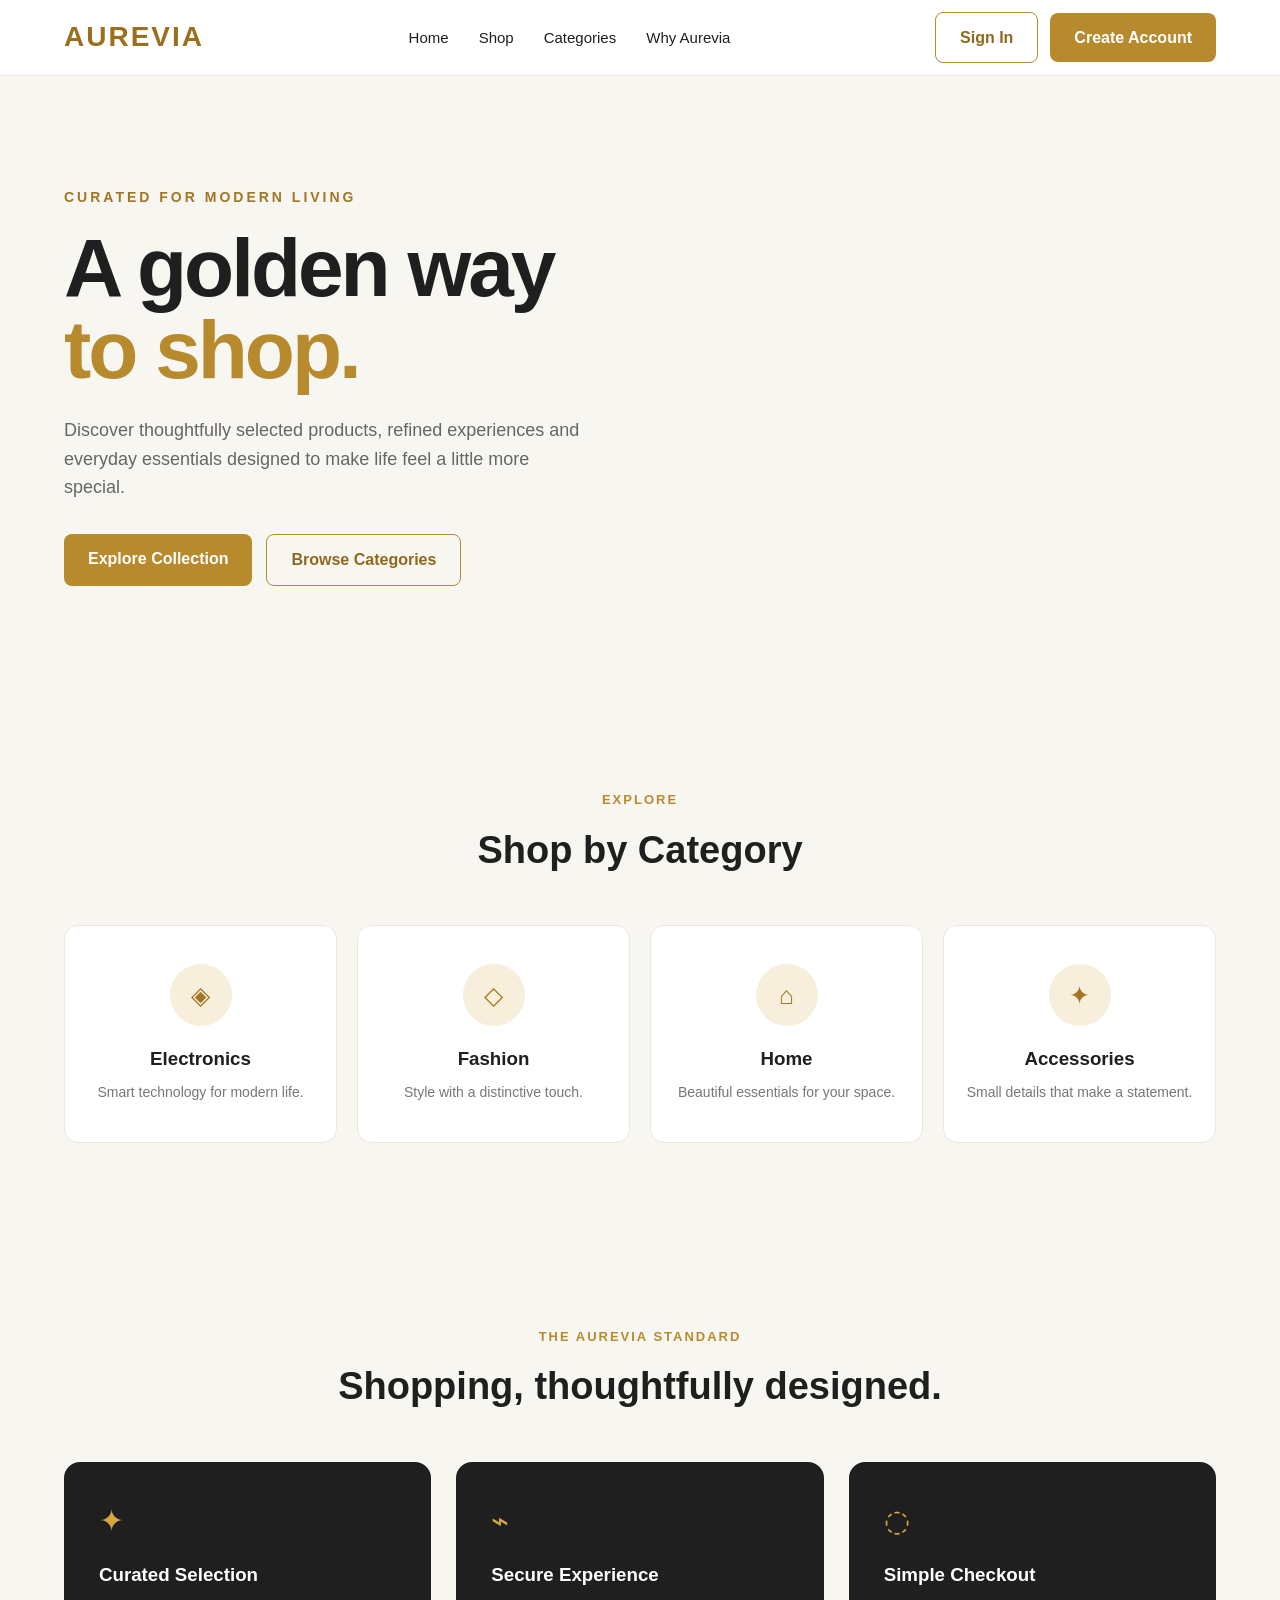
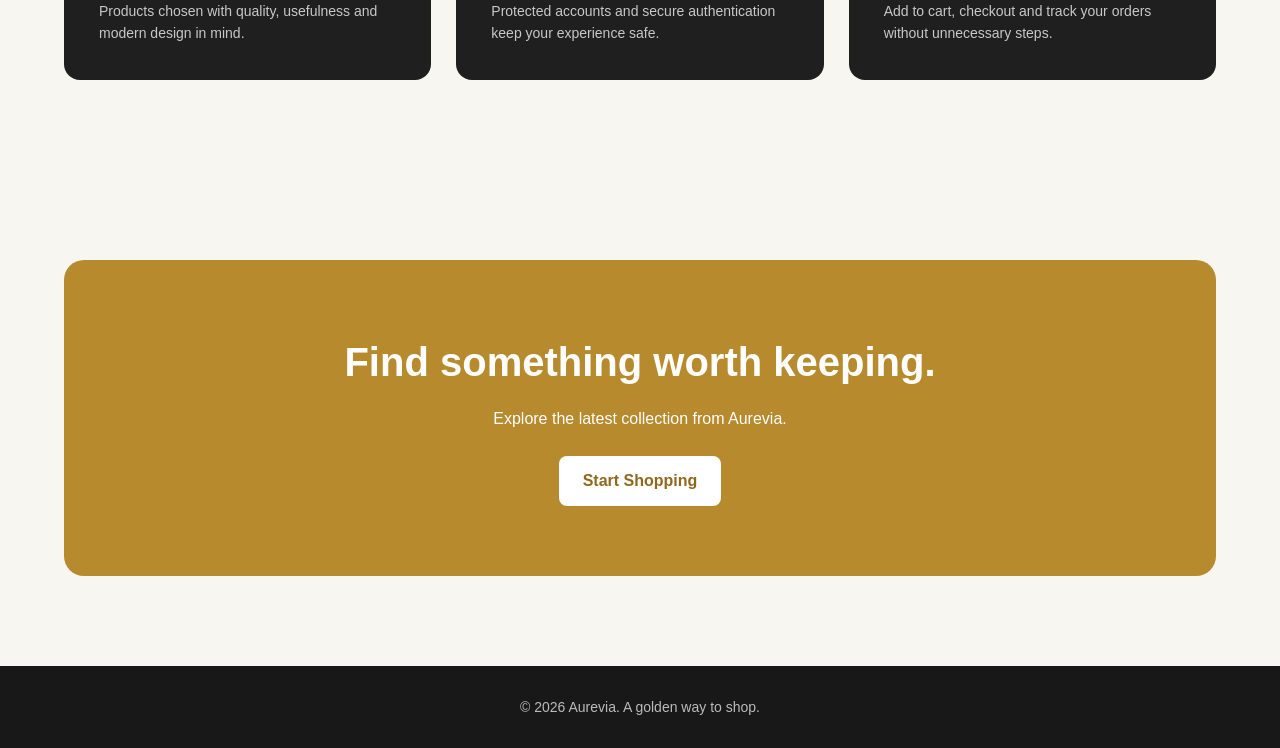
<file: src/main/resources/static/index.html>
<!DOCTYPE html>
<html lang="en">
<head>
    <meta charset="UTF-8">
    <meta name="viewport" content="width=device-width, initial-scale=1.0">

    <title>Aurevia | A golden way to shop</title>

    <link rel="stylesheet" href="style.css">

    <style>
        .navbar {
            height: 76px;
            display: flex;
            align-items: center;
            justify-content: space-between;
            background: white;
            border-bottom: 1px solid #eee8dc;
            position: sticky;
            top: 0;
            z-index: 1000;
        }

        .logo {
            font-size: 28px;
            font-weight: 800;
            letter-spacing: 2px;
            color: #9a701f;
        }

        .nav-links {
            display: flex;
            gap: 30px;
            align-items: center;
            font-size: 15px;
        }

        .nav-links a:hover {
            color: #b88a2e;
        }

        .nav-actions {
            display: flex;
            gap: 12px;
            align-items: center;
        }

        .hero {
            min-height: 620px;
            display: flex;
            align-items: center;
            background:
                linear-gradient(
                    90deg,
                    rgba(248,246,241,0.98) 0%,
                    rgba(248,246,241,0.85) 45%,
                    rgba(248,246,241,0.25) 100%
                ),
                url("https://images.unsplash.com/photo-1441986300917-64674bd600d8")
                center/cover;
        }

        .hero-content {
            max-width: 620px;
            padding: 80px 0;
        }

        .hero-label {
            color: #a27625;
            font-size: 14px;
            font-weight: 700;
            letter-spacing: 3px;
            text-transform: uppercase;
            margin-bottom: 18px;
        }

        .hero h1 {
            font-size: clamp(46px, 7vw, 82px);
            line-height: 1;
            margin-bottom: 25px;
            letter-spacing: -3px;
        }

        .hero h1 span {
            color: #b88a2e;
        }

        .hero p {
            font-size: 18px;
            color: #666;
            max-width: 520px;
            margin-bottom: 32px;
        }

        .hero-buttons {
            display: flex;
            gap: 14px;
            flex-wrap: wrap;
        }

        .section {
            padding: 90px 0;
        }

        .section-heading {
            text-align: center;
            margin-bottom: 45px;
        }

        .section-heading span {
            color: #b88a2e;
            font-size: 13px;
            font-weight: 700;
            letter-spacing: 2px;
            text-transform: uppercase;
        }

        .section-heading h2 {
            font-size: 38px;
            margin-top: 8px;
        }

        .category-grid {
            display: grid;
            grid-template-columns: repeat(4, 1fr);
            gap: 20px;
        }

        .category-card {
            background: white;
            padding: 38px 20px;
            text-align: center;
            border-radius: 14px;
            border: 1px solid #eee8dc;
            transition: 0.3s ease;
        }

        .category-card:hover {
            transform: translateY(-7px);
            box-shadow: 0 15px 35px rgba(0,0,0,0.08);
        }

        .category-icon {
            width: 62px;
            height: 62px;
            margin: 0 auto 18px;
            border-radius: 50%;
            display: flex;
            align-items: center;
            justify-content: center;
            background: #f7efdc;
            color: #a27625;
            font-size: 25px;
        }

        .category-card h3 {
            margin-bottom: 7px;
        }

        .category-card p {
            color: #777;
            font-size: 14px;
        }

        .feature-grid {
            display: grid;
            grid-template-columns: repeat(3, 1fr);
            gap: 25px;
        }

        .feature-card {
            background: #1f1f1f;
            color: white;
            padding: 35px;
            border-radius: 16px;
        }

        .feature-card span {
            color: #d4a640;
            font-size: 30px;
        }

        .feature-card h3 {
            margin: 15px 0 10px;
        }

        .feature-card p {
            color: #c8c8c8;
            font-size: 14px;
        }

        .cta {
            background: #b88a2e;
            color: white;
            text-align: center;
            border-radius: 20px;
            padding: 70px 25px;
        }

        .cta h2 {
            font-size: 40px;
            margin-bottom: 12px;
        }

        .cta p {
            margin-bottom: 25px;
        }

        .cta .btn {
            background: white;
            color: #8f681e;
        }

        footer {
            background: #181818;
            color: #bbb;
            padding: 30px 0;
            text-align: center;
            font-size: 14px;
        }

        @media (max-width: 900px) {
            .nav-links {
                display: none;
            }

            .category-grid {
                grid-template-columns: repeat(2, 1fr);
            }

            .feature-grid {
                grid-template-columns: 1fr;
            }
        }

        @media (max-width: 600px) {
            .nav-actions .btn-outline {
                display: none;
            }

            .hero {
                min-height: 560px;
            }

            .hero h1 {
                letter-spacing: -1px;
            }

            .category-grid {
                grid-template-columns: 1fr;
            }

            .section {
                padding: 65px 0;
            }
        }
    </style>
</head>

<body>

    <!-- NAVIGATION -->
    <nav class="navbar">
        <div class="container"
             style="display:flex;align-items:center;justify-content:space-between;width:90%;max-width:1200px;margin:auto;">

            <a href="index.html" class="logo">AUREVIA</a>

            <div class="nav-links">
                <a href="index.html">Home</a>
                <a href="shop.html">Shop</a>
                <a href="#categories">Categories</a>
                <a href="#why-aurevia">Why Aurevia</a>
            </div>

            <div class="nav-actions">
                <a href="login.html" class="btn btn-outline">Sign In</a>
                <a href="register.html" class="btn btn-primary">Create Account</a>
            </div>
        </div>
    </nav>


    <!-- HERO -->
    <section class="hero">
        <div class="container">
            <div class="hero-content">

                <div class="hero-label">
                    Curated for modern living
                </div>

                <h1>
                    A golden way<br>
                    <span>to shop.</span>
                </h1>

                <p>
                    Discover thoughtfully selected products,
                    refined experiences and everyday essentials
                    designed to make life feel a little more special.
                </p>

                <div class="hero-buttons">
                    <a href="shop.html"
                       class="btn btn-primary">
                        Explore Collection
                    </a>

                    <a href="#categories"
                       class="btn btn-outline">
                        Browse Categories
                    </a>
                </div>

            </div>
        </div>
    </section>


    <!-- CATEGORIES -->
    <section class="section" id="categories">

        <div class="container">

            <div class="section-heading">
                <span>Explore</span>
                <h2>Shop by Category</h2>
            </div>

            <div class="category-grid">

                <a href="shop.html?category=Electronics"
                   class="category-card">
                    <div class="category-icon">◈</div>
                    <h3>Electronics</h3>
                    <p>Smart technology for modern life.</p>
                </a>

                <a href="shop.html?category=Fashion"
                   class="category-card">
                    <div class="category-icon">◇</div>
                    <h3>Fashion</h3>
                    <p>Style with a distinctive touch.</p>
                </a>

                <a href="shop.html?category=Home"
                   class="category-card">
                    <div class="category-icon">⌂</div>
                    <h3>Home</h3>
                    <p>Beautiful essentials for your space.</p>
                </a>

                <a href="shop.html?category=Accessories"
                   class="category-card">
                    <div class="category-icon">✦</div>
                    <h3>Accessories</h3>
                    <p>Small details that make a statement.</p>
                </a>

            </div>
        </div>

    </section>


    <!-- WHY AUREVIA -->
    <section class="section" id="why-aurevia">

        <div class="container">

            <div class="section-heading">
                <span>The Aurevia Standard</span>
                <h2>Shopping, thoughtfully designed.</h2>
            </div>

            <div class="feature-grid">

                <div class="feature-card">
                    <span>✦</span>
                    <h3>Curated Selection</h3>
                    <p>
                        Products chosen with quality,
                        usefulness and modern design in mind.
                    </p>
                </div>

                <div class="feature-card">
                    <span>⌁</span>
                    <h3>Secure Experience</h3>
                    <p>
                        Protected accounts and secure
                        authentication keep your experience safe.
                    </p>
                </div>

                <div class="feature-card">
                    <span>◌</span>
                    <h3>Simple Checkout</h3>
                    <p>
                        Add to cart, checkout and track
                        your orders without unnecessary steps.
                    </p>
                </div>

            </div>
        </div>

    </section>


    <!-- CTA -->
    <section class="section">

        <div class="container">

            <div class="cta">

                <h2>Find something worth keeping.</h2>

                <p>
                    Explore the latest collection from Aurevia.
                </p>

                <a href="shop.html"
                   class="btn">
                    Start Shopping
                </a>

            </div>

        </div>

    </section>


    <!-- FOOTER -->
    <footer>
        <div class="container">
            © 2026 Aurevia. A golden way to shop.
        </div>
    </footer>


    <script src="app.js"></script>

</body>
</html>
</file>
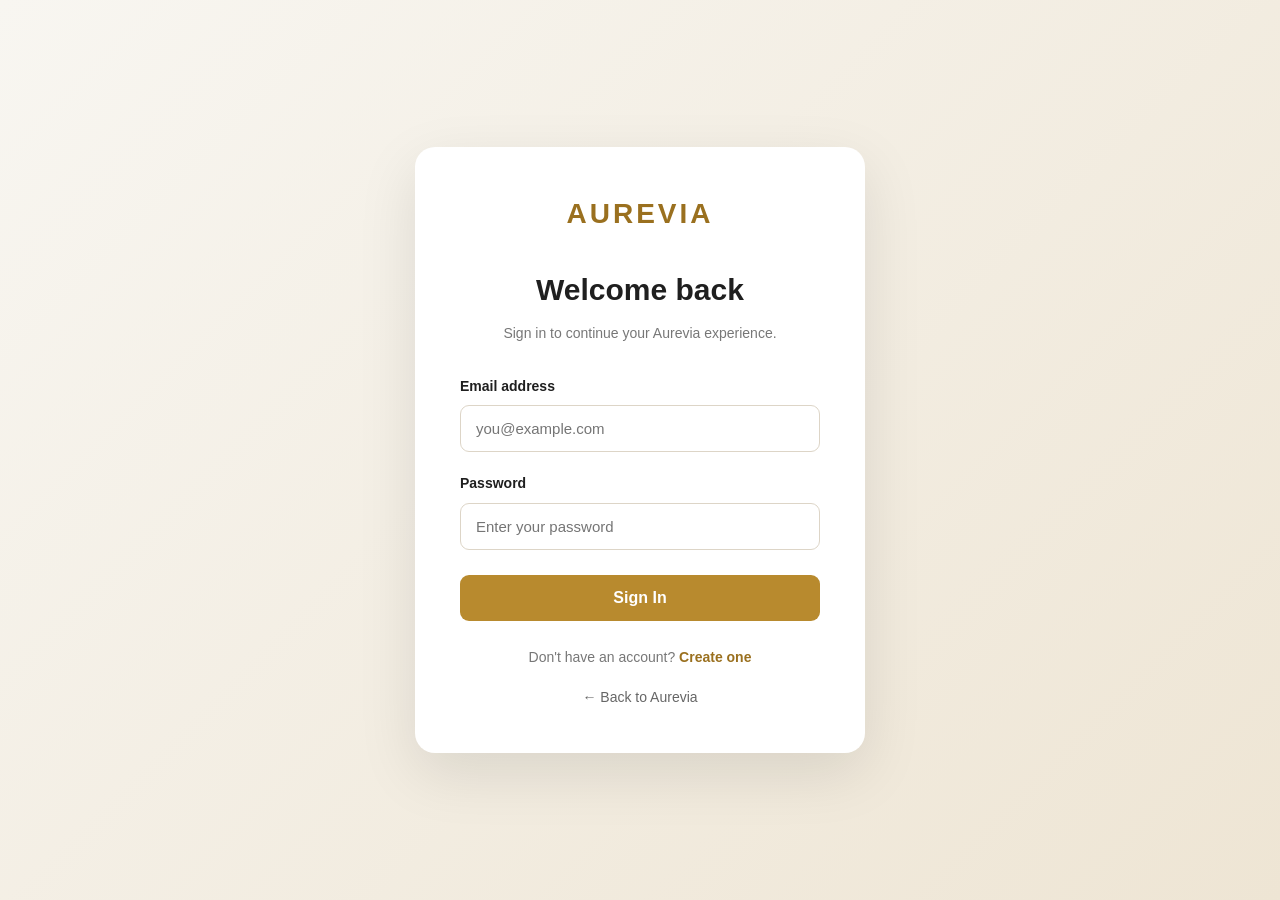
<file: src/main/resources/static/admin-products.html>
<!DOCTYPE html>
<html lang="en">

<head>
    <meta charset="UTF-8">
    <meta name="viewport" content="width=device-width, initial-scale=1.0">

    <title>Aurevia | Manage Products</title>

    <link rel="stylesheet" href="style.css">

    <style>
        .admin-page {
            padding: 50px 0;
        }

        .admin-header {
            display: flex;
            justify-content: space-between;
            align-items: center;
            margin-bottom: 30px;
            gap: 20px;
        }

        .admin-header h1 {
            font-size: 34px;
            margin-bottom: 5px;
        }

        .admin-header p {
            color: #777;
        }

        .product-form {
            background: white;
            padding: 30px;
            border-radius: 16px;
            box-shadow: 0 10px 30px rgba(0,0,0,0.06);
            margin-bottom: 35px;
        }

        .product-form h2 {
            margin-bottom: 20px;
        }

        .form-grid {
            display: grid;
            grid-template-columns: repeat(2, 1fr);
            gap: 18px;
        }

        .form-group {
            display: flex;
            flex-direction: column;
        }

        .form-group.full {
            grid-column: 1 / -1;
        }

        .form-group label {
            margin-bottom: 7px;
            font-weight: 600;
        }

        .form-group input,
        .form-group textarea,
        .form-group select {
            padding: 12px 14px;
            border: 1px solid #ddd;
            border-radius: 8px;
            font-size: 15px;
            font-family: inherit;
            outline: none;
        }

        .form-group textarea {
            min-height: 110px;
            resize: vertical;
        }

        .form-group input:focus,
        .form-group textarea:focus,
        .form-group select:focus {
            border-color: #b88a2e;
        }

        .form-actions {
            margin-top: 22px;
            display: flex;
            gap: 12px;
        }

        .products-table-wrapper {
            background: white;
            border-radius: 16px;
            box-shadow: 0 10px 30px rgba(0,0,0,0.06);
            overflow-x: auto;
        }

        table {
            width: 100%;
            border-collapse: collapse;
            min-width: 850px;
        }

        th,
        td {
            padding: 17px 18px;
            text-align: left;
            border-bottom: 1px solid #eee;
        }

        th {
            background: #faf8f3;
            color: #555;
            font-size: 14px;
        }

        td {
            font-size: 14px;
        }

        .product-name {
            font-weight: 600;
        }

        .price {
            color: #9a711f;
            font-weight: 700;
        }

        .stock {
            font-weight: 600;
        }

        .status {
            display: inline-block;
            padding: 5px 10px;
            border-radius: 20px;
            font-size: 12px;
            font-weight: 600;
        }

        .status-active {
            background: #e7f6ec;
            color: #218838;
        }

        .status-inactive {
            background: #f8e8e8;
            color: #b02a37;
        }

        .action-buttons {
            display: flex;
            gap: 8px;
        }

        .small-btn {
            padding: 7px 12px;
            border: none;
            border-radius: 6px;
            font-size: 13px;
            cursor: pointer;
        }

        .edit-btn {
            background: #eee8d8;
            color: #795d20;
        }

        .delete-btn {
            background: #f8dddd;
            color: #a52834;
        }

        .cancel-btn {
            background: #eee;
            color: #555;
        }

        .message {
            padding: 13px 15px;
            border-radius: 8px;
            margin-bottom: 18px;
            display: none;
        }

        .success-message {
            background: #e7f6ec;
            color: #218838;
        }

        .error-message {
            background: #f8e8e8;
            color: #b02a37;
        }

        .empty-state {
            text-align: center;
            padding: 50px;
            color: #777;
        }

        @media (max-width: 768px) {

            .admin-header {
                flex-direction: column;
                align-items: flex-start;
            }

            .form-grid {
                grid-template-columns: 1fr;
            }

            .form-group.full {
                grid-column: auto;
            }
        }
    </style>
</head>

<body>

    <header style="background:white; border-bottom:1px solid #eee; padding:18px 0;">
        <div class="container" style="display:flex; justify-content:space-between; align-items:center;">

            <a href="admin.html"
               style="font-size:25px; font-weight:800; color:#b88a2e;">
                AUREVIA
            </a>

            <div style="display:flex; gap:10px; align-items:center;">
                <a href="admin.html" class="btn btn-outline">Dashboard</a>
                <button onclick="logout()" class="btn btn-primary">Logout</button>
            </div>

        </div>
    </header>


    <main class="admin-page">

        <div class="container">

            <div class="admin-header">

                <div>
                    <h1>Product Management</h1>
                    <p>Add, edit and manage your Aurevia products.</p>
                </div>

                <a href="shop.html" class="btn btn-outline">
                    View Store
                </a>

            </div>


            <div id="successMessage"
                 class="message success-message">
            </div>

            <div id="errorMessage"
                 class="message error-message">
            </div>


            <!-- PRODUCT FORM -->

            <section class="product-form">

                <h2 id="formTitle">
                    Add New Product
                </h2>

                <form id="productForm">

                    <input type="hidden" id="productId">

                    <div class="form-grid">

                        <div class="form-group">
                            <label>Product Name</label>

                            <input
                                type="text"
                                id="name"
                                placeholder="Example: Aurevia Smartwatch"
                                required>
                        </div>


                        <div class="form-group">
                            <label>Category</label>

                            <select id="category" required>

                                <option value="">
                                    Select Category
                                </option>

                                <option value="Electronics">
                                    Electronics
                                </option>

                                <option value="Fashion">
                                    Fashion
                                </option>

                                <option value="Home">
                                    Home
                                </option>

                                <option value="Accessories">
                                    Accessories
                                </option>

                                <option value="Wearables">
                                    Wearables
                                </option>

                            </select>
                        </div>


                        <div class="form-group">
                            <label>Price (₹)</label>

                            <input
                                type="number"
                                id="price"
                                min="0"
                                step="0.01"
                                placeholder="4999"
                                required>
                        </div>


                        <div class="form-group">
                            <label>Stock</label>

                            <input
                                type="number"
                                id="stock"
                                min="0"
                                placeholder="25"
                                required>
                        </div>


                        <div class="form-group full">
                            <label>Image URL</label>

                            <input
                                type="text"
                                id="imageUrl"
                                placeholder="https://example.com/product.jpg">
                        </div>


                        <div class="form-group full">

                            <label>Description</label>

                            <textarea
                                id="description"
                                placeholder="Enter a professional product description..."
                                required></textarea>

                        </div>

                    </div>


                    <div class="form-actions">

                        <button
                            type="submit"
                            class="btn btn-primary"
                            id="submitButton">
                            Add Product
                        </button>

                        <button
                            type="button"
                            class="btn cancel-btn"
                            id="cancelButton"
                            onclick="resetForm()"
                            style="display:none;">
                            Cancel
                        </button>

                    </div>

                </form>

            </section>


            <!-- PRODUCT TABLE -->

            <section>

                <h2 style="margin-bottom:20px;">
                    All Products
                </h2>

                <div class="products-table-wrapper">

                    <table>

                        <thead>

                            <tr>
                                <th>ID</th>
                                <th>Product</th>
                                <th>Category</th>
                                <th>Price</th>
                                <th>Stock</th>
                                <th>Status</th>
                                <th>Actions</th>
                            </tr>

                        </thead>

                        <tbody id="productsTable">

                        </tbody>

                    </table>

                </div>

            </section>

        </div>

    </main>


    <script src="app.js"></script>

    <script>

        let products = [];


        document.addEventListener("DOMContentLoaded", () => {

            const user = getCurrentUser();

            if (!user || user.role !== "ADMIN") {

                window.location.href = "login.html";

                return;
            }

            loadProducts();

        });


        async function loadProducts() {

            try {

                products = await apiRequest("/products");

                displayProducts(products);

            } catch (error) {

                showError(error.message);

            }

        }


        function displayProducts(products) {

            const table = document.getElementById("productsTable");

            table.innerHTML = "";

            if (!products || products.length === 0) {

                table.innerHTML = `
                    <tr>
                        <td colspan="7">
                            <div class="empty-state">
                                No products available.
                            </div>
                        </td>
                    </tr>
                `;

                return;
            }


            products.forEach(product => {

                const row = document.createElement("tr");

                row.innerHTML = `

                    <td>${product.id}</td>

                    <td>
                        <div class="product-name">
                            ${escapeHtml(product.name)}
                        </div>
                    </td>

                    <td>
                        ${escapeHtml(product.category)}
                    </td>

                    <td class="price">
                        ₹${Number(product.price).toLocaleString("en-IN")}
                    </td>

                    <td class="stock">
                        ${product.stock}
                    </td>

                    <td>

                        <span class="status ${
                            product.active
                                ? "status-active"
                                : "status-inactive"
                        }">

                            ${
                                product.active
                                    ? "Active"
                                    : "Inactive"
                            }

                        </span>

                    </td>

                    <td>

                        <div class="action-buttons">

                            <button
                                class="small-btn edit-btn"
                                onclick="editProduct(${product.id})">
                                Edit
                            </button>

                            <button
                                class="small-btn delete-btn"
                                onclick="deleteProduct(${product.id})">
                                Delete
                            </button>

                        </div>

                    </td>

                `;

                table.appendChild(row);

            });

        }


        document.getElementById("productForm")
            .addEventListener("submit", async function(event) {

                event.preventDefault();

                const productId =
                    document.getElementById("productId").value;

                const productData = {

                    name:
                        document.getElementById("name").value.trim(),

                    description:
                        document.getElementById("description").value.trim(),

                    price:
                        Number(document.getElementById("price").value),

                    stock:
                        Number(document.getElementById("stock").value),

                    category:
                        document.getElementById("category").value,

                    imageUrl:
                        document.getElementById("imageUrl").value.trim(),

                    active: true

                };


                try {

                    if (productId) {

                        await apiRequest(
                            `/admin/products/${productId}`,
                            {
                                method: "PUT",
                                body: JSON.stringify(productData)
                            }
                        );

                        showSuccess(
                            "Product updated successfully."
                        );

                    } else {

                        await apiRequest(
                            "/admin/products",
                            {
                                method: "POST",
                                body: JSON.stringify(productData)
                            }
                        );

                        showSuccess(
                            "Product added successfully."
                        );
                    }


                    resetForm();

                    await loadProducts();

                } catch (error) {

                    showError(error.message);

                }

            });


        function editProduct(id) {

            const product =
                products.find(item => item.id === id);

            if (!product) {
                return;
            }


            document.getElementById("productId").value =
                product.id;

            document.getElementById("name").value =
                product.name;

            document.getElementById("description").value =
                product.description;

            document.getElementById("price").value =
                product.price;

            document.getElementById("stock").value =
                product.stock;

            document.getElementById("category").value =
                product.category;

            document.getElementById("imageUrl").value =
                product.imageUrl || "";


            document.getElementById("formTitle").textContent =
                "Edit Product";

            document.getElementById("submitButton").textContent =
                "Update Product";

            document.getElementById("cancelButton").style.display =
                "inline-block";


            window.scrollTo({
                top: 0,
                behavior: "smooth"
            });

        }


        async function deleteProduct(id) {

            const confirmed =
                confirm(
                    "Are you sure you want to remove this product?"
                );

            if (!confirmed) {
                return;
            }


            try {

                await apiRequest(
                    `/admin/products/${id}`,
                    {
                        method: "DELETE"
                    }
                );

                showSuccess(
                    "Product removed successfully."
                );

                await loadProducts();

            } catch (error) {

                showError(error.message);

            }

        }


        function resetForm() {

            document.getElementById("productForm").reset();

            document.getElementById("productId").value = "";

            document.getElementById("formTitle").textContent =
                "Add New Product";

            document.getElementById("submitButton").textContent =
                "Add Product";

            document.getElementById("cancelButton").style.display =
                "none";

        }


        function showSuccess(message) {

            const element =
                document.getElementById("successMessage");

            element.textContent = message;

            element.style.display = "block";

            document.getElementById("errorMessage")
                .style.display = "none";

            setTimeout(() => {
                element.style.display = "none";
            }, 3000);

        }


        function showError(message) {

            const element =
                document.getElementById("errorMessage");

            element.textContent = message;

            element.style.display = "block";

            document.getElementById("successMessage")
                .style.display = "none";

        }


        function escapeHtml(value) {

            return String(value)
                .replace(/&/g, "&amp;")
                .replace(/</g, "&lt;")
                .replace(/>/g, "&gt;")
                .replace(/"/g, "&quot;")
                .replace(/'/g, "&#039;");

        }

    </script>

</body>

</html>
</file>
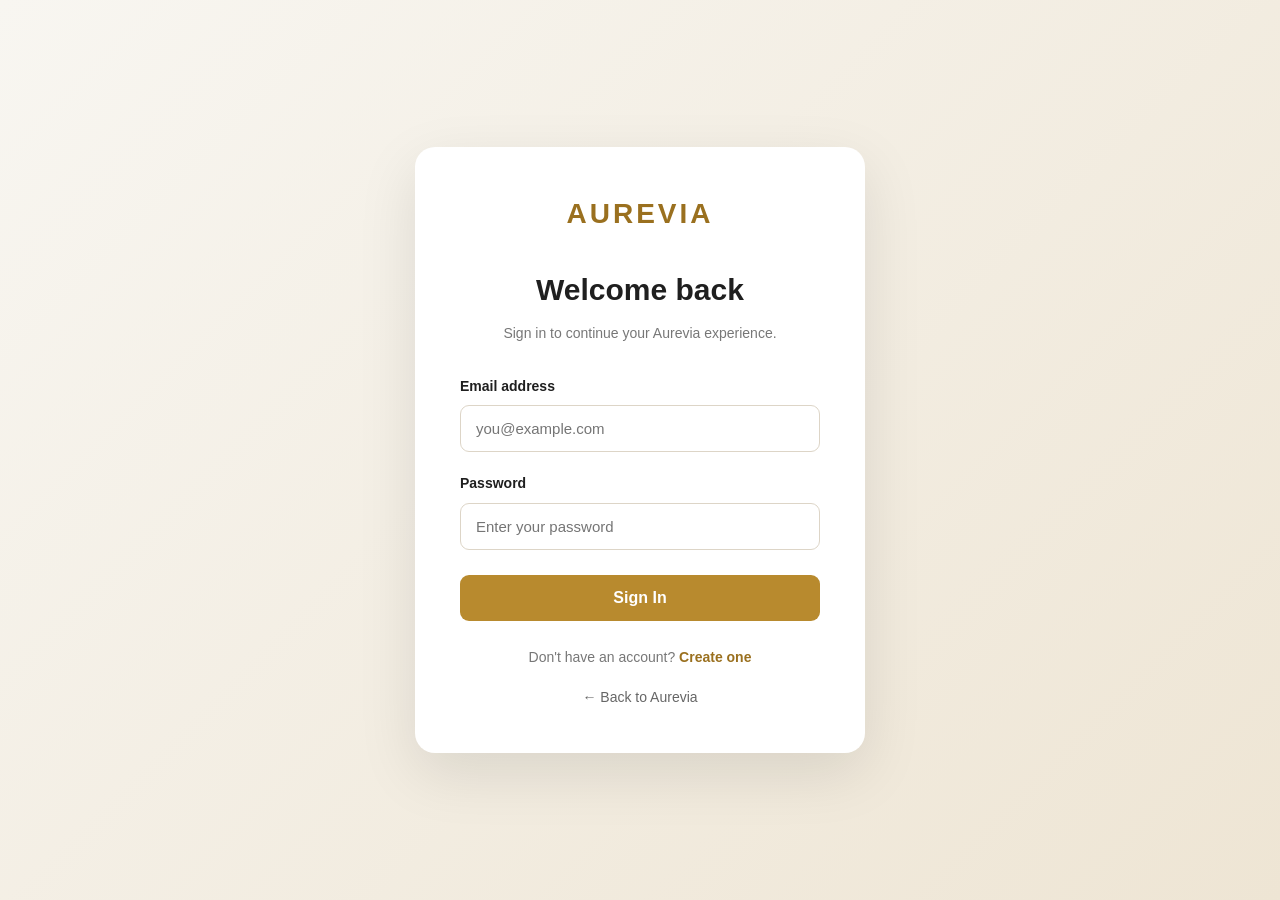
<file: src/main/resources/static/admin.html>
<!DOCTYPE html>
<html lang="en">

<head>

    <meta charset="UTF-8">

    <meta
        name="viewport"
        content="width=device-width, initial-scale=1.0">

    <title>Admin Dashboard | Aurevia</title>

    <link
        rel="stylesheet"
        href="style.css">

    <style>

        body {
            background: #f5f3ee;
        }

        .admin-layout {
            min-height: 100vh;
            display: flex;
        }

        /* SIDEBAR */

        .sidebar {
            width: 250px;
            background: #1f1f1f;
            color: white;
            padding: 28px 18px;
            position: fixed;
            top: 0;
            bottom: 0;
            left: 0;
        }

        .sidebar-logo {
            font-size: 25px;
            font-weight: 800;
            letter-spacing: 2px;
            color: #c99a3d;
            padding: 0 12px;
            margin-bottom: 45px;
        }

        .sidebar-label {
            color: #888;
            font-size: 10px;
            font-weight: 700;
            letter-spacing: 1.5px;
            text-transform: uppercase;
            padding: 0 12px;
            margin-bottom: 12px;
        }

        .sidebar-nav {
            display: flex;
            flex-direction: column;
            gap: 6px;
        }

        .sidebar-nav button,
        .sidebar-nav a {
            width: 100%;
            border: none;
            background: transparent;
            color: #ccc;
            text-align: left;
            padding: 13px 12px;
            border-radius: 8px;
            font-size: 14px;
            cursor: pointer;
        }

        .sidebar-nav button:hover,
        .sidebar-nav a:hover,
        .sidebar-nav .active {
            background: #332d23;
            color: #d3a54b;
        }

        .sidebar-bottom {
            position: absolute;
            left: 18px;
            right: 18px;
            bottom: 25px;
        }

        .logout-btn {
            color: #e99b94 !important;
        }

        .logout-btn:hover {
            background: #402624 !important;
            color: #ffb5ae !important;
        }

        /* MAIN */

        .admin-main {
            margin-left: 250px;
            width: calc(100% - 250px);
            padding: 35px 40px;
        }

        .admin-topbar {
            display: flex;
            justify-content: space-between;
            align-items: center;
            margin-bottom: 35px;
        }

        .admin-topbar h1 {
            font-size: 30px;
            margin-bottom: 4px;
        }

        .admin-topbar p {
            color: #777;
            font-size: 14px;
        }

        .admin-profile {
            display: flex;
            align-items: center;
            gap: 10px;
        }

        .admin-avatar {
            width: 42px;
            height: 42px;
            border-radius: 50%;
            background: #c99a3d;
            color: white;
            display: flex;
            align-items: center;
            justify-content: center;
            font-weight: 800;
        }

        /* STAT CARDS */

        .stats-grid {
            display: grid;
            grid-template-columns: repeat(4, 1fr);
            gap: 18px;
            margin-bottom: 30px;
        }

        .stat-card {
            background: white;
            border: 1px solid #eee8dc;
            border-radius: 14px;
            padding: 22px;
        }

        .stat-label {
            color: #777;
            font-size: 12px;
            margin-bottom: 10px;
        }

        .stat-value {
            font-size: 28px;
            font-weight: 800;
        }

        .stat-icon {
            float: right;
            font-size: 22px;
        }

        /* CONTENT */

        .dashboard-grid {
            display: grid;
            grid-template-columns: 1.5fr 1fr;
            gap: 22px;
        }

        .dashboard-card {
            background: white;
            border: 1px solid #eee8dc;
            border-radius: 14px;
            padding: 24px;
        }

        .dashboard-card h2 {
            font-size: 19px;
            margin-bottom: 6px;
        }

        .dashboard-card-subtitle {
            color: #777;
            font-size: 13px;
            margin-bottom: 20px;
        }

        .quick-action {
            display: flex;
            justify-content: space-between;
            align-items: center;
            padding: 15px;
            border: 1px solid #eee8dc;
            border-radius: 9px;
            margin-bottom: 10px;
        }

        .quick-action:last-child {
            margin-bottom: 0;
        }

        .quick-action span {
            font-size: 14px;
        }

        .quick-action button {
            border: none;
            background: #b88a2e;
            color: white;
            padding: 8px 13px;
            border-radius: 6px;
            font-size: 12px;
            font-weight: 700;
        }

        .quick-action button:hover {
            background: #8f681e;
        }

        .welcome-box {
            background: #1f1f1f;
            color: white;
            border-radius: 14px;
            padding: 25px;
            margin-bottom: 22px;
        }

        .welcome-box h2 {
            color: #d3a54b;
            margin-bottom: 7px;
        }

        .welcome-box p {
            color: #bbb;
            font-size: 14px;
        }

        .loading {
            color: #777;
        }

        /* MOBILE */

        @media (max-width: 1000px) {

            .stats-grid {
                grid-template-columns: repeat(2, 1fr);
            }

            .dashboard-grid {
                grid-template-columns: 1fr;
            }

        }

        @media (max-width: 700px) {

            .sidebar {
                width: 70px;
                padding: 20px 10px;
            }

            .sidebar-logo {
                font-size: 14px;
                padding: 0;
                text-align: center;
            }

            .sidebar-label {
                display: none;
            }

            .sidebar-nav button,
            .sidebar-nav a {
                text-align: center;
                font-size: 0;
                padding: 14px 5px;
            }

            .sidebar-nav button::before {
                content: "●";
                font-size: 14px;
            }

            .admin-main {
                margin-left: 70px;
                width: calc(100% - 70px);
                padding: 25px 18px;
            }

            .stats-grid {
                grid-template-columns: 1fr;
            }

            .admin-topbar {
                align-items: flex-start;
            }

            .admin-profile {
                display: none;
            }

        }

    </style>

</head>


<body>

<div class="admin-layout">


    <!-- SIDEBAR -->

    <aside class="sidebar">

        <div class="sidebar-logo">
            AUREVIA
        </div>


        <div class="sidebar-label">
            ADMIN PANEL
        </div>


        <nav class="sidebar-nav">

            <button
                class="active"
                onclick="showSection('dashboard')">
                Dashboard
            </button>

            <button
                onclick="goToProducts()">
                Products
            </button>

            <button
                onclick="goToOrders()">
                Orders
            </button>

            <a href="profile.html">
                Profile
            </a>

        </nav>


        <div class="sidebar-bottom">

            <button
                class="sidebar-nav logout-btn"
                onclick="handleLogout()">
                Logout
            </button>

        </div>

    </aside>


    <!-- MAIN -->

    <main class="admin-main">


        <!-- TOPBAR -->

        <header class="admin-topbar">

            <div>

                <h1>
                    Dashboard
                </h1>

                <p>
                    Welcome back to your Aurevia store.
                </p>

            </div>


            <div class="admin-profile">

                <div
                    id="adminAvatar"
                    class="admin-avatar">
                    A
                </div>

                <strong id="adminName">
                    Admin
                </strong>

            </div>

        </header>


        <!-- WELCOME -->

        <section class="welcome-box">

            <h2>
                Aurevia Admin Console
            </h2>

            <p>
                Manage your products, monitor orders,
                and keep your store running smoothly.
            </p>

        </section>


        <!-- STATISTICS -->

        <section class="stats-grid">


            <div class="stat-card">

                <span class="stat-icon">
                    🛍️
                </span>

                <div class="stat-label">
                    PRODUCTS
                </div>

                <div
                    id="productCount"
                    class="stat-value">
                    —
                </div>

            </div>


            <div class="stat-card">

                <span class="stat-icon">
                    📦
                </span>

                <div class="stat-label">
                    ORDERS
                </div>

                <div
                    id="orderCount"
                    class="stat-value">
                    —
                </div>

            </div>


            <div class="stat-card">

                <span class="stat-icon">
                    👥
                </span>

                <div class="stat-label">
                    USERS
                </div>

                <div
                    id="userCount"
                    class="stat-value">
                    —
                </div>

            </div>


            <div class="stat-card">

                <span class="stat-icon">
                    ₹
                </span>

                <div class="stat-label">
                    STORE STATUS
                </div>

                <div
                    id="storeStatus"
                    class="stat-value">
                    Live
                </div>

            </div>

        </section>


        <!-- DASHBOARD CONTENT -->

        <section class="dashboard-grid">


            <!-- QUICK ACTIONS -->

            <div class="dashboard-card">

                <h2>
                    Quick Actions
                </h2>

                <p class="dashboard-card-subtitle">
                    Common store management tasks.
                </p>


                <div class="quick-action">

                    <span>
                        Add a new product
                    </span>

                    <button
                        onclick="goToProducts()">
                        Add Product
                    </button>

                </div>


                <div class="quick-action">

                    <span>
                        Review customer orders
                    </span>

                    <button
                        onclick="goToOrders()">
                        View Orders
                    </button>

                </div>


                <div class="quick-action">

                    <span>
                        Browse the storefront
                    </span>

                    <button
                        onclick="window.location.href='shop.html'">
                        Open Shop
                    </button>

                </div>

            </div>


            <!-- SYSTEM INFO -->

            <div class="dashboard-card">

                <h2>
                    Store Overview
                </h2>

                <p class="dashboard-card-subtitle">
                    Current Aurevia system status.
                </p>


                <div class="quick-action">

                    <span>
                        Backend API
                    </span>

                    <strong>
                        Online
                    </strong>

                </div>


                <div class="quick-action">

                    <span>
                        Database
                    </span>

                    <strong>
                        Connected
                    </strong>

                </div>


                <div class="quick-action">

                    <span>
                        Authentication
                    </span>

                    <strong>
                        JWT
                    </strong>

                </div>


                <div class="quick-action">

                    <span>
                        Access
                    </span>

                    <strong>
                        ADMIN
                    </strong>

                </div>

            </div>

        </section>


    </main>

</div>


<script src="app.js"></script>

<script>


    function checkAdminAccess() {

        const token = getToken();

        const user = getCurrentUser();


        if (!token || !user) {

            window.location.href =
                "login.html";

            return false;
        }


        if (user.role !== "ADMIN") {

            alert(
                "Admin access required."
            );

            window.location.href =
                "shop.html";

            return false;
        }


        document.getElementById(
            "adminName"
        ).textContent =
            user.name || "Admin";


        document.getElementById(
            "adminAvatar"
        ).textContent =
            (user.name || "A")
                .charAt(0)
                .toUpperCase();


        return true;
    }
    async function loadDashboard() {

        if (!checkAdminAccess()) {
            return;
        }

        try {

            const stats =
                await apiRequest("/admin/stats");

            document.getElementById(
                "productCount"
            ).textContent =
                stats.products;

            document.getElementById(
                "orderCount"
            ).textContent =
                stats.orders;

            document.getElementById(
                "userCount"
            ).textContent =
                stats.users;

            document.getElementById(
                "storeStatus"
            ).textContent =
                stats.storeStatus;

        } catch (error) {

            console.error(
                "Dashboard stats error:",
                error
            );

            document.getElementById(
                "productCount"
            ).textContent = "—";

            document.getElementById(
                "orderCount"
            ).textContent = "—";

            document.getElementById(
                "userCount"
            ).textContent = "—";

            document.getElementById(
                "storeStatus"
            ).textContent = "Offline";
        }
    }

   


    function goToProducts() {

        window.location.href =
            "admin-products.html";
    }


    function goToOrders() {

        window.location.href =
            "admin-orders.html";
    }


    function showSection(section) {

        if (section === "dashboard") {

            window.scrollTo({
                top: 0,
                behavior: "smooth"
            });

        }

    }


    function handleLogout() {

        const confirmed =
            confirm(
                "Are you sure you want to logout?"
            );


        if (confirmed) {

            logout();

        }

    }


    loadDashboard();

</script>

</body>

</html>
</file>
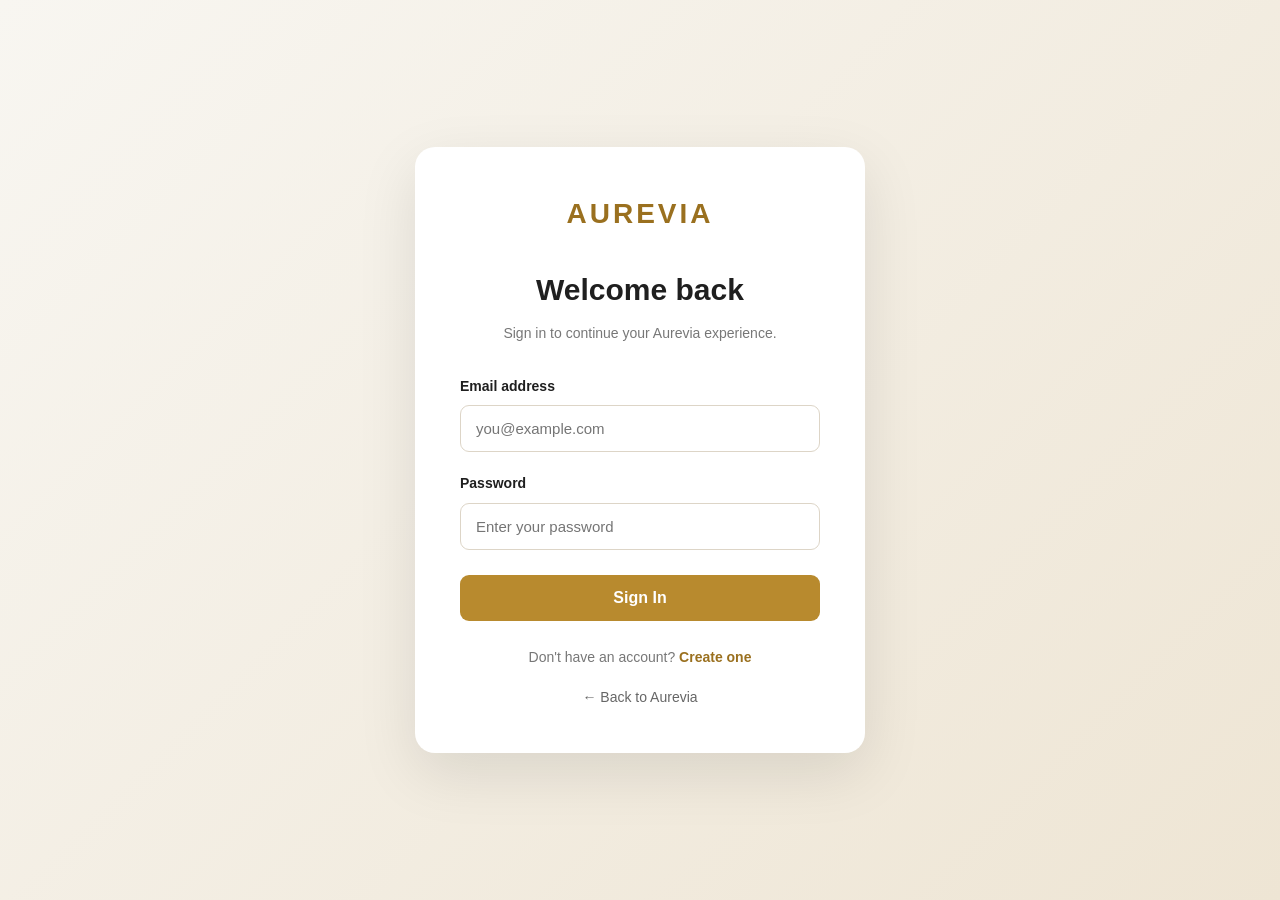
<file: src/main/resources/static/cart.html>
<!DOCTYPE html>
<html lang="en">
<head>
    <meta charset="UTF-8">
    <meta name="viewport" content="width=device-width, initial-scale=1.0">

    <title>Cart | Aurevia</title>

    <link rel="stylesheet" href="style.css">

    <style>
        .navbar {
            background: white;
            border-bottom: 1px solid #eee8dc;
        }

        .nav-inner {
            min-height: 76px;
            display: flex;
            align-items: center;
            justify-content: space-between;
        }

        .logo {
            font-size: 27px;
            font-weight: 800;
            letter-spacing: 2px;
            color: #9a701f;
        }

        .nav-actions {
            display: flex;
            gap: 10px;
        }

        .cart-page {
            padding: 55px 0 80px;
        }

        .cart-heading {
            margin-bottom: 30px;
        }

        .cart-heading h1 {
            font-size: 42px;
            margin-bottom: 5px;
        }

        .cart-heading p {
            color: #777;
        }

        .cart-layout {
            display: grid;
            grid-template-columns: 1fr 330px;
            gap: 30px;
            align-items: start;
        }

        .cart-items {
            display: flex;
            flex-direction: column;
            gap: 15px;
        }

        .cart-item {
            background: white;
            border: 1px solid #eee8dc;
            border-radius: 14px;
            padding: 18px;
            display: grid;
            grid-template-columns: 110px 1fr auto;
            gap: 20px;
            align-items: center;
        }

        .cart-image {
            width: 110px;
            height: 110px;
            border-radius: 10px;
            overflow: hidden;
            background: #eee9df;
        }

        .cart-image img {
            width: 100%;
            height: 100%;
            object-fit: cover;
        }

        .cart-category {
            color: #a27625;
            font-size: 11px;
            font-weight: 700;
            letter-spacing: 1px;
            text-transform: uppercase;
        }

        .cart-item h3 {
            margin: 5px 0;
            font-size: 18px;
        }

        .cart-price {
            color: #777;
            font-size: 14px;
        }

        .quantity-controls {
            display: flex;
            align-items: center;
            gap: 8px;
            margin-top: 12px;
        }

        .quantity-controls button {
            width: 30px;
            height: 30px;
            border: 1px solid #ddd5c7;
            background: white;
            border-radius: 6px;
            font-weight: bold;
        }

        .quantity-controls button:hover {
            background: #f8f6f1;
        }

        .quantity-value {
            min-width: 25px;
            text-align: center;
            font-weight: 700;
        }

        .item-total {
            font-size: 17px;
            font-weight: 800;
            margin-bottom: 10px;
            text-align: right;
        }

        .remove-btn {
            border: none;
            background: transparent;
            color: #b42318;
            font-size: 13px;
        }

        .remove-btn:hover {
            text-decoration: underline;
        }

        .summary {
            background: #1f1f1f;
            color: white;
            border-radius: 16px;
            padding: 25px;
            position: sticky;
            top: 100px;
        }

        .summary h2 {
            margin-bottom: 22px;
            font-size: 22px;
        }

        .summary-row {
            display: flex;
            justify-content: space-between;
            margin-bottom: 14px;
            color: #d5d5d5;
        }

        .summary-total {
            border-top: 1px solid #444;
            padding-top: 18px;
            margin-top: 18px;
            display: flex;
            justify-content: space-between;
            font-size: 21px;
            font-weight: 800;
        }

        .checkout-btn {
            width: 100%;
            border: none;
            margin-top: 25px;
            padding: 14px;
            border-radius: 8px;
            background: #c99a3d;
            color: white;
            font-weight: 700;
            font-size: 15px;
        }

        .checkout-btn:hover {
            background: #b88a2e;
        }

        .clear-btn {
            width: 100%;
            border: 1px solid #555;
            margin-top: 10px;
            padding: 12px;
            border-radius: 8px;
            background: transparent;
            color: white;
            font-weight: 600;
        }

        .clear-btn:hover {
            background: #333;
        }

        .empty-cart {
            background: white;
            border: 1px solid #eee8dc;
            border-radius: 16px;
            text-align: center;
            padding: 80px 20px;
        }

        .empty-cart h2 {
            margin-bottom: 10px;
        }

        .empty-cart p {
            color: #777;
            margin-bottom: 25px;
        }

        .state-message {
            text-align: center;
            padding: 60px 20px;
            color: #777;
        }

        .cart-message {
            margin-bottom: 20px;
            padding: 12px 15px;
            border-radius: 8px;
            display: none;
        }

        .cart-message.success {
            display: block;
            background: #edf9f0;
            color: #18743a;
        }

        .cart-message.error {
            display: block;
            background: #fff0f0;
            color: #b42318;
        }

        @media (max-width: 850px) {
            .cart-layout {
                grid-template-columns: 1fr;
            }

            .summary {
                position: static;
            }
        }

        @media (max-width: 600px) {
            .cart-item {
                grid-template-columns: 80px 1fr;
            }

            .cart-image {
                width: 80px;
                height: 80px;
            }

            .item-actions {
                grid-column: 2;
            }

            .item-total {
                text-align: left;
            }

            .cart-heading h1 {
                font-size: 34px;
            }
        }
    </style>
</head>

<body>

    <!-- NAVIGATION -->
    <nav class="navbar">

        <div class="container nav-inner">

            <a href="index.html" class="logo">
                AUREVIA
            </a>

            <div class="nav-actions">

                <a href="shop.html" class="btn btn-outline">
                    Continue Shopping
                </a>

            </div>

        </div>

    </nav>


    <!-- CART -->
    <main class="cart-page">

        <div class="container">

            <div class="cart-heading">

                <h1>Your Cart</h1>

                <p>
                    Review your selected items before checkout.
                </p>

            </div>


            <div
                id="cartMessage"
                class="cart-message">
            </div>


            <div
                id="cartContainer"
                class="cart-layout">

                <div class="state-message">
                    Loading your cart...
                </div>

            </div>

        </div>

    </main>


    <script src="app.js"></script>

    <script>

        const cartContainer =
            document.getElementById(
                "cartContainer"
            );

        const cartMessage =
            document.getElementById(
                "cartMessage"
            );


        function formatPrice(price) {

            return new Intl.NumberFormat(
                "en-IN",
                {
                    style: "currency",
                    currency: "INR",
                    maximumFractionDigits: 2
                }
            ).format(price);
        }


        function showMessage(
            message,
            type
        ) {

            cartMessage.textContent =
                message;

            cartMessage.className =
                "cart-message " + type;

            setTimeout(function() {

                cartMessage.className =
                    "cart-message";

            }, 3000);
        }


        async function loadCart() {

            if (!getToken()) {

                window.location.href =
                    "login.html";

                return;
            }


            try {

                const cart =
                    await apiRequest("/cart");


                displayCart(cart);

            } catch (error) {

                cartContainer.innerHTML = `
                    <div class="state-message">
                        Unable to load your cart.
                    </div>
                `;
            }
        }


        function displayCart(cart) {

            if (!cart || cart.length === 0) {

                cartContainer.innerHTML = `

                    <div class="empty-cart">

                        <h2>
                            Your cart is empty
                        </h2>

                        <p>
                            Discover something beautiful
                            and add it to your cart.
                        </p>

                        <a
                            href="shop.html"
                            class="btn btn-primary">
                            Start Shopping
                        </a>

                    </div>

                `;

                return;
            }


            let subtotal = 0;


            const itemsHTML =
                cart.map(function(item) {

                    const product =
                        item.product;

                    const itemTotal =
                        product.price *
                        item.quantity;

                    subtotal += itemTotal;


                    const image =
                        product.imageUrl ||
                        "https://images.unsplash.com/photo-1523275335684-37898b6baf30";


                    return `

                        <div class="cart-item">

                            <div class="cart-image">

                                <img
                                    src="${image}"
                                    alt="${product.name}"
                                >

                            </div>


                            <div>

                                <div class="cart-category">
                                    ${product.category}
                                </div>

                                <h3>
                                    ${product.name}
                                </h3>

                                <div class="cart-price">
                                    ${formatPrice(product.price)}
                                    each
                                </div>


                                <div class="quantity-controls">

                                    <button
                                        onclick="updateQuantity(
                                            ${item.id},
                                            ${item.quantity - 1}
                                        )">
                                        −
                                    </button>

                                    <span class="quantity-value">
                                        ${item.quantity}
                                    </span>

                                    <button
                                        onclick="updateQuantity(
                                            ${item.id},
                                            ${item.quantity + 1}
                                        )">
                                        +
                                    </button>

                                </div>

                            </div>


                            <div class="item-actions">

                                <div class="item-total">
                                    ${formatPrice(itemTotal)}
                                </div>

                                <button
                                    class="remove-btn"
                                    onclick="removeItem(${item.id})">
                                    Remove
                                </button>

                            </div>

                        </div>

                    `;

                }).join("");


            cartContainer.innerHTML = `

                <div class="cart-items">

                    ${itemsHTML}

                </div>


                <aside class="summary">

                    <h2>
                        Order Summary
                    </h2>

                    <div class="summary-row">

                        <span>
                            Subtotal
                        </span>

                        <span>
                            ${formatPrice(subtotal)}
                        </span>

                    </div>


                    <div class="summary-row">

                        <span>
                            Delivery
                        </span>

                        <span>
                            FREE
                        </span>

                    </div>


                    <div class="summary-total">

                        <span>
                            Total
                        </span>

                        <span>
                            ${formatPrice(subtotal)}
                        </span>

                    </div>


                    <button
                        class="checkout-btn"
                        onclick="checkout()">
                        Proceed to Checkout
                    </button>


                    <button
                        class="clear-btn"
                        onclick="clearCart()">
                        Clear Cart
                    </button>

                </aside>

            `;
        }


        async function updateQuantity(
            cartItemId,
            quantity
        ) {

            if (quantity <= 0) {

                await removeItem(cartItemId);

                return;
            }


            try {

                await apiRequest(
                    `/cart/${cartItemId}?quantity=${quantity}`,
                    {
                        method: "PUT"
                    }
                );


                await loadCart();

            } catch (error) {

                showMessage(
                    error.message,
                    "error"
                );
            }
        }


        async function removeItem(
            cartItemId
        ) {

            try {

                await apiRequest(
                    `/cart/${cartItemId}`,
                    {
                        method: "DELETE"
                    }
                );


                showMessage(
                    "Item removed from cart.",
                    "success"
                );


                await loadCart();

            } catch (error) {

                showMessage(
                    error.message,
                    "error"
                );
            }
        }


        async function clearCart() {

            const confirmed =
                confirm(
                    "Are you sure you want to clear your cart?"
                );


            if (!confirmed) {
                return;
            }


            try {

                await apiRequest(
                    "/cart/clear",
                    {
                        method: "DELETE"
                    }
                );


                showMessage(
                    "Cart cleared.",
                    "success"
                );


                await loadCart();

            } catch (error) {

                showMessage(
                    error.message,
                    "error"
                );
            }
        }


        async function checkout() {

            const confirmed =
                confirm(
                    "Place your order now?"
                );


            if (!confirmed) {
                return;
            }


            try {

                const order =
                    await apiRequest(
                        "/orders/checkout",
                        {
                            method: "POST"
                        }
                    );


                alert(
                    "Order #" +
                    order.id +
                    " placed successfully!"
                );


                window.location.href =
                    "orders.html";

            } catch (error) {

                showMessage(
                    error.message,
                    "error"
                );
            }
        }


        loadCart();

    </script>

</body>
</html>
</file>
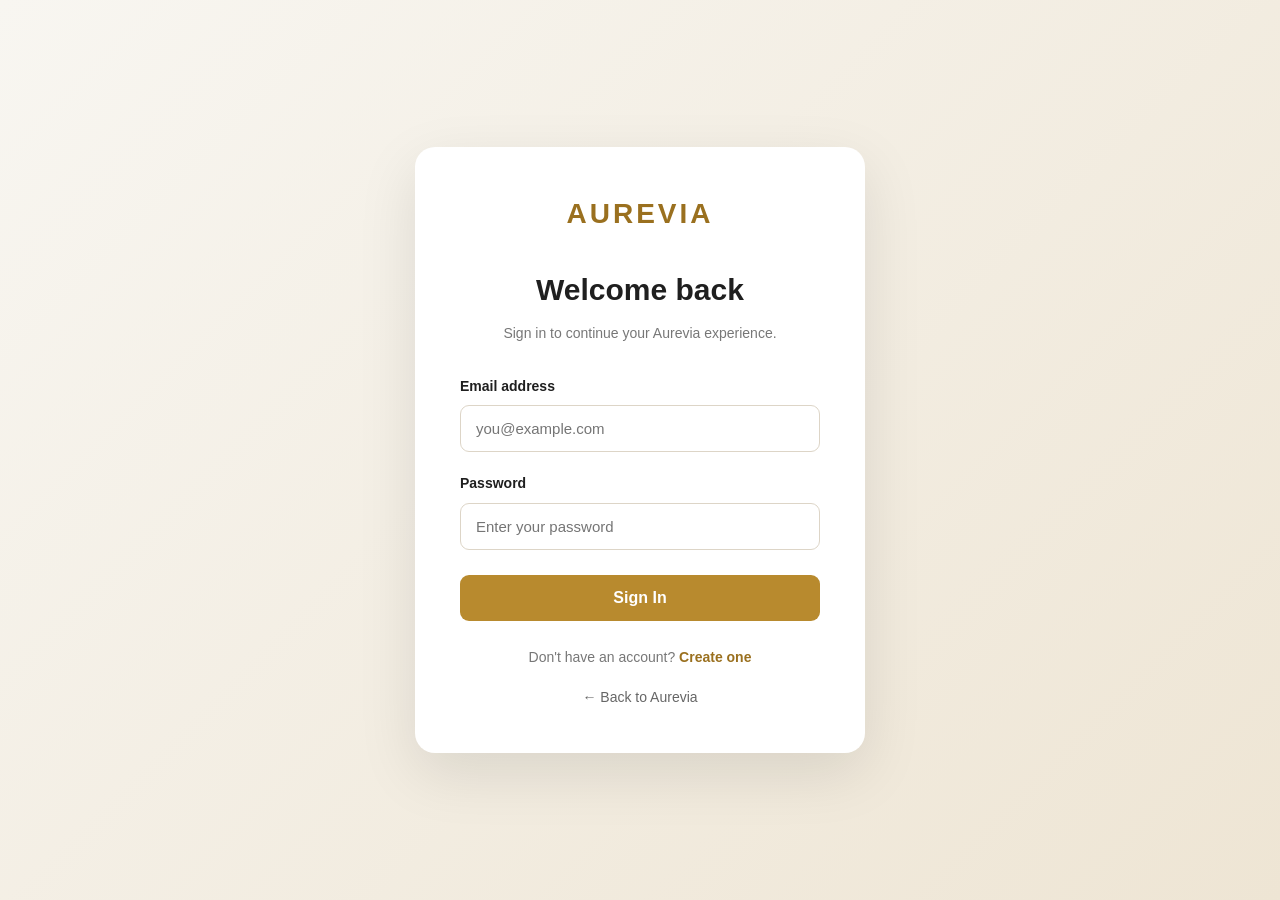
<file: src/main/resources/static/login.html>
<!DOCTYPE html>
<html lang="en">
<head>
    <meta charset="UTF-8">
    <meta name="viewport" content="width=device-width, initial-scale=1.0">

    <title>Sign In | Aurevia</title>

    <link rel="stylesheet" href="style.css">

    <style>
        .auth-page {
            min-height: 100vh;
            display: flex;
            align-items: center;
            justify-content: center;
            padding: 30px 20px;
            background:
                linear-gradient(
                    135deg,
                    #f8f6f1,
                    #eee5d4
                );
        }

        .auth-card {
            width: 100%;
            max-width: 450px;
            background: white;
            padding: 45px;
            border-radius: 20px;
            box-shadow: 0 20px 60px rgba(0, 0, 0, 0.10);
        }

        .auth-logo {
            text-align: center;
            font-size: 28px;
            font-weight: 800;
            letter-spacing: 3px;
            color: #9a701f;
            margin-bottom: 30px;
        }

        .auth-card h1 {
            text-align: center;
            font-size: 30px;
            margin-bottom: 8px;
        }

        .auth-subtitle {
            text-align: center;
            color: #777;
            font-size: 14px;
            margin-bottom: 30px;
        }

        .form-group {
            margin-bottom: 20px;
        }

        .form-group label {
            display: block;
            margin-bottom: 8px;
            font-size: 14px;
            font-weight: 600;
        }

        .form-group input {
            width: 100%;
            padding: 14px 15px;
            border: 1px solid #ddd5c7;
            border-radius: 9px;
            font-size: 15px;
            outline: none;
            transition: 0.2s ease;
        }

        .form-group input:focus {
            border-color: #b88a2e;
            box-shadow: 0 0 0 3px rgba(184, 138, 46, 0.12);
        }

        .login-btn {
            width: 100%;
            padding: 14px;
            border: none;
            border-radius: 9px;
            background: #b88a2e;
            color: white;
            font-size: 16px;
            font-weight: 700;
            margin-top: 5px;
        }

        .login-btn:hover {
            background: #8f681e;
        }

        .login-btn:disabled {
            opacity: 0.6;
            cursor: not-allowed;
        }

        .auth-message {
            display: none;
            padding: 12px;
            border-radius: 8px;
            margin-bottom: 20px;
            font-size: 14px;
        }

        .auth-message.error {
            display: block;
            background: #fff0f0;
            color: #b42318;
        }

        .auth-message.success {
            display: block;
            background: #edf9f0;
            color: #18743a;
        }

        .auth-footer {
            text-align: center;
            margin-top: 25px;
            color: #777;
            font-size: 14px;
        }

        .auth-footer a {
            color: #9a701f;
            font-weight: 700;
        }

        .back-home {
            display: block;
            text-align: center;
            margin-top: 18px;
            font-size: 14px;
            color: #666;
        }

        @media (max-width: 500px) {
            .auth-card {
                padding: 30px 22px;
            }
        }
    </style>
</head>

<body>

    <main class="auth-page">

        <div class="auth-card">

            <div class="auth-logo">
                AUREVIA
            </div>

            <h1>Welcome back</h1>

            <p class="auth-subtitle">
                Sign in to continue your Aurevia experience.
            </p>

            <div id="message" class="auth-message"></div>

            <form id="loginForm">

                <div class="form-group">
                    <label for="email">Email address</label>

                    <input
                        type="email"
                        id="email"
                        placeholder="you@example.com"
                        required
                    >
                </div>

                <div class="form-group">
                    <label for="password">Password</label>

                    <input
                        type="password"
                        id="password"
                        placeholder="Enter your password"
                        required
                    >
                </div>

                <button
                    type="submit"
                    class="login-btn"
                    id="loginButton"
                >
                    Sign In
                </button>

            </form>

            <div class="auth-footer">
                Don't have an account?
                <a href="register.html">Create one</a>
            </div>

            <a href="index.html" class="back-home">
                ← Back to Aurevia
            </a>

        </div>

    </main>


    <script src="app.js"></script>

    <script>
        const loginForm = document.getElementById("loginForm");
        const loginButton = document.getElementById("loginButton");
        const message = document.getElementById("message");

        function showMessage(text, type) {
            message.textContent = text;
            message.className = "auth-message " + type;
        }

        loginForm.addEventListener("submit", async function(event) {

            event.preventDefault();

            loginButton.disabled = true;
            loginButton.textContent = "Signing in...";

            message.className = "auth-message";

            const email = document.getElementById("email").value.trim();
            const password = document.getElementById("password").value;

            try {

                const response = await apiRequest(
                    "/auth/login",
                    {
                        method: "POST",
                        body: JSON.stringify({
                            email: email,
                            password: password
                        })
                    }
                );

                setToken(response.token);
                setCurrentUser(response.user);

                showMessage(
                    "Login successful. Redirecting...",
                    "success"
                );

                setTimeout(function() {

                    if (response.user.role === "ADMIN") {
                        window.location.href = "admin.html";
                    } else {
                        window.location.href = "shop.html";
                    }

                }, 700);

            } catch (error) {

                showMessage(
                    error.message,
                    "error"
                );

                loginButton.disabled = false;
                loginButton.textContent = "Sign In";
            }
        });
    </script>

</body>
</html>
</file>
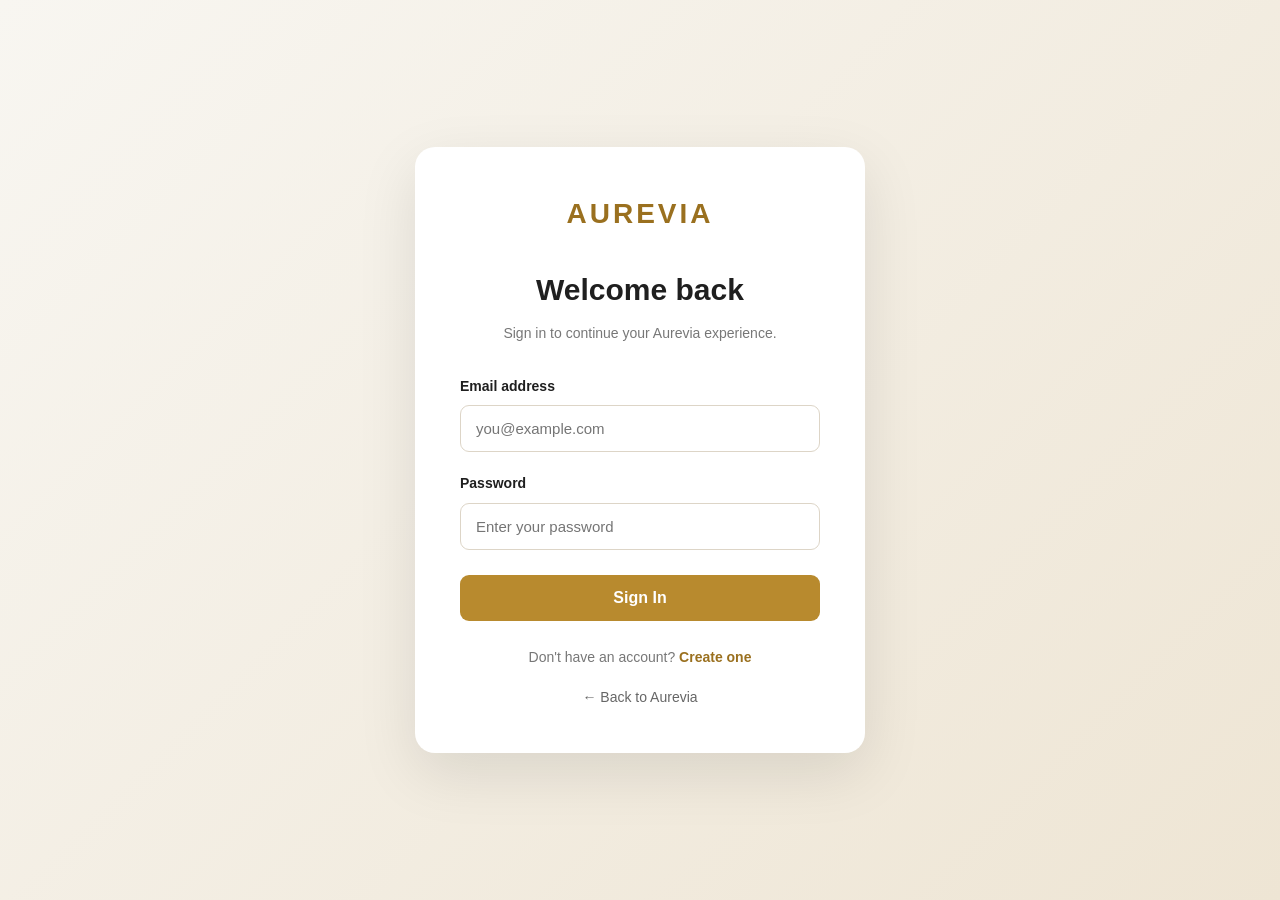
<file: src/main/resources/static/order-details.html>
<!DOCTYPE html>
<html lang="en">
<head>
    <meta charset="UTF-8">
    <meta name="viewport" content="width=device-width, initial-scale=1.0">

    <title>Order Details | Aurevia</title>

    <link rel="stylesheet" href="style.css">

    <style>
        .navbar {
            background: white;
            border-bottom: 1px solid #eee8dc;
        }

        .nav-inner {
            min-height: 76px;
            display: flex;
            align-items: center;
            justify-content: space-between;
        }

        .logo {
            font-size: 27px;
            font-weight: 800;
            letter-spacing: 2px;
            color: #9a701f;
        }

        .nav-actions {
            display: flex;
            gap: 10px;
        }

        .order-page {
            padding: 55px 0 80px;
        }

        .back-link {
            display: inline-block;
            margin-bottom: 25px;
            color: #777;
            font-size: 14px;
        }

        .back-link:hover {
            color: #9a701f;
        }

        .order-header {
            background: #1f1f1f;
            color: white;
            border-radius: 16px;
            padding: 30px;
            margin-bottom: 25px;
        }

        .order-header-top {
            display: flex;
            justify-content: space-between;
            align-items: center;
            gap: 20px;
        }

        .order-header h1 {
            font-size: 30px;
            margin-bottom: 7px;
        }

        .order-date {
            color: #bbb;
            font-size: 14px;
        }

        .status {
            padding: 8px 15px;
            border-radius: 20px;
            background: #edf9f0;
            color: #18743a;
            font-size: 12px;
            font-weight: 700;
        }

        .items-section {
            background: white;
            border: 1px solid #eee8dc;
            border-radius: 16px;
            padding: 25px;
        }

        .items-section h2 {
            margin-bottom: 20px;
        }

        .order-item {
            display: grid;
            grid-template-columns: 85px 1fr auto;
            gap: 18px;
            align-items: center;
            padding: 18px 0;
            border-bottom: 1px solid #eee8dc;
        }

        .order-item:last-child {
            border-bottom: none;
        }

        .item-image {
            width: 85px;
            height: 85px;
            border-radius: 10px;
            overflow: hidden;
            background: #eee9df;
        }

        .item-image img {
            width: 100%;
            height: 100%;
            object-fit: cover;
        }

        .item-category {
            color: #a27625;
            font-size: 10px;
            font-weight: 700;
            letter-spacing: 1px;
            text-transform: uppercase;
        }

        .item-name {
            font-size: 17px;
            font-weight: 700;
            margin: 4px 0;
        }

        .item-info {
            color: #777;
            font-size: 13px;
        }

        .item-total {
            font-size: 17px;
            font-weight: 800;
        }

        .order-summary {
            margin-top: 25px;
            margin-left: auto;
            max-width: 330px;
            border-top: 1px solid #eee8dc;
            padding-top: 20px;
        }

        .summary-row {
            display: flex;
            justify-content: space-between;
            margin-bottom: 12px;
            color: #666;
        }

        .summary-total {
            display: flex;
            justify-content: space-between;
            padding-top: 15px;
            border-top: 1px solid #eee8dc;
            font-size: 21px;
            font-weight: 800;
        }

        .state-message {
            text-align: center;
            padding: 80px 20px;
            color: #777;
        }

        @media (max-width: 650px) {

            .order-header-top {
                flex-direction: column;
                align-items: flex-start;
            }

            .order-item {
                grid-template-columns: 70px 1fr;
            }

            .item-image {
                width: 70px;
                height: 70px;
            }

            .item-total {
                grid-column: 2;
            }

            .order-summary {
                max-width: none;
            }
        }
    </style>
</head>

<body>

    <!-- NAVIGATION -->
    <nav class="navbar">

        <div class="container nav-inner">

            <a href="index.html" class="logo">
                AUREVIA
            </a>

            <div class="nav-actions">

                <a href="shop.html" class="btn btn-outline">
                    Shop
                </a>

                <a href="orders.html" class="btn btn-primary">
                    My Orders
                </a>

            </div>

        </div>

    </nav>


    <!-- ORDER DETAILS -->
    <main class="order-page">

        <div class="container">

            <a
                href="orders.html"
                class="back-link">
                ← Back to Orders
            </a>


            <div
                id="orderContainer">

                <div class="state-message">
                    Loading order details...
                </div>

            </div>

        </div>

    </main>


    <script src="app.js"></script>

    <script>

        const orderContainer =
            document.getElementById(
                "orderContainer"
            );


        const params =
            new URLSearchParams(
                window.location.search
            );


        const orderId =
            params.get("id");


        function formatPrice(price) {

            return new Intl.NumberFormat(
                "en-IN",
                {
                    style: "currency",
                    currency: "INR",
                    maximumFractionDigits: 2
                }
            ).format(price);
        }


        function formatDate(dateString) {

            const date =
                new Date(dateString);


            return date.toLocaleDateString(
                "en-IN",
                {
                    day: "2-digit",
                    month: "long",
                    year: "numeric"
                }
            );
        }


        async function loadOrder() {

            if (!getToken()) {

                window.location.href =
                    "login.html";

                return;
            }


            if (!orderId) {

                showError(
                    "Order not found."
                );

                return;
            }


            try {

                const order =
                    await apiRequest(
                        "/orders/" + orderId
                    );


                await displayOrder(order);

            } catch (error) {

                showError(
                    "Unable to load this order."
                );
            }
        }


        async function displayOrder(order) {

            let orderItems = [];


            /*
             * The current backend provides
             * order information through
             * /api/orders/{id}.
             *
             * We also try to load the order
             * items from the optional endpoint.
             */

            try {

                orderItems =
                    await apiRequest(
                        "/orders/" +
                        order.id +
                        "/items"
                    );

            } catch (error) {

                orderItems = [];
            }


            const itemsHTML =
                orderItems.length > 0

                ? orderItems.map(function(item) {

                    const product =
                        item.product;

                    const image =
                        product.imageUrl ||
                        "https://images.unsplash.com/photo-1523275335684-37898b6baf30";

                    const itemTotal =
                        item.price *
                        item.quantity;


                    return `

                        <div class="order-item">

                            <div class="item-image">

                                <img
                                    src="${image}"
                                    alt="${product.name}"
                                >

                            </div>


                            <div>

                                <div class="item-category">
                                    ${product.category}
                                </div>

                                <div class="item-name">
                                    ${product.name}
                                </div>

                                <div class="item-info">
                                    Quantity:
                                    ${item.quantity}
                                    ×
                                    ${formatPrice(item.price)}
                                </div>

                            </div>


                            <div class="item-total">
                                ${formatPrice(itemTotal)}
                            </div>

                        </div>

                    `;

                }).join("")

                : `

                    <div class="state-message">
                        Order items are not available.
                    </div>

                `;


            orderContainer.innerHTML = `

                <section class="order-header">

                    <div class="order-header-top">

                        <div>

                            <h1>
                                Order #${order.id}
                            </h1>

                            <div class="order-date">
                                Placed on
                                ${formatDate(order.createdAt)}
                            </div>

                        </div>


                        <div class="status">
                            ${order.status}
                        </div>

                    </div>

                </section>


                <section class="items-section">

                    <h2>
                        Items in this Order
                    </h2>

                    ${itemsHTML}


                    <div class="order-summary">

                        <div class="summary-row">

                            <span>
                                Subtotal
                            </span>

                            <span>
                                ${formatPrice(order.totalAmount)}
                            </span>

                        </div>


                        <div class="summary-row">

                            <span>
                                Delivery
                            </span>

                            <span>
                                FREE
                            </span>

                        </div>


                        <div class="summary-total">

                            <span>
                                Total
                            </span>

                            <span>
                                ${formatPrice(order.totalAmount)}
                            </span>

                        </div>

                    </div>

                </section>

            `;
        }


        function showError(message) {

            orderContainer.innerHTML = `

                <div class="state-message">

                    <h2>
                        ${message}
                    </h2>

                    <br>

                    <a
                        href="orders.html"
                        class="btn btn-primary">
                        Back to Orders
                    </a>

                </div>

            `;
        }


        loadOrder();

    </script>

</body>
</html>
</file>
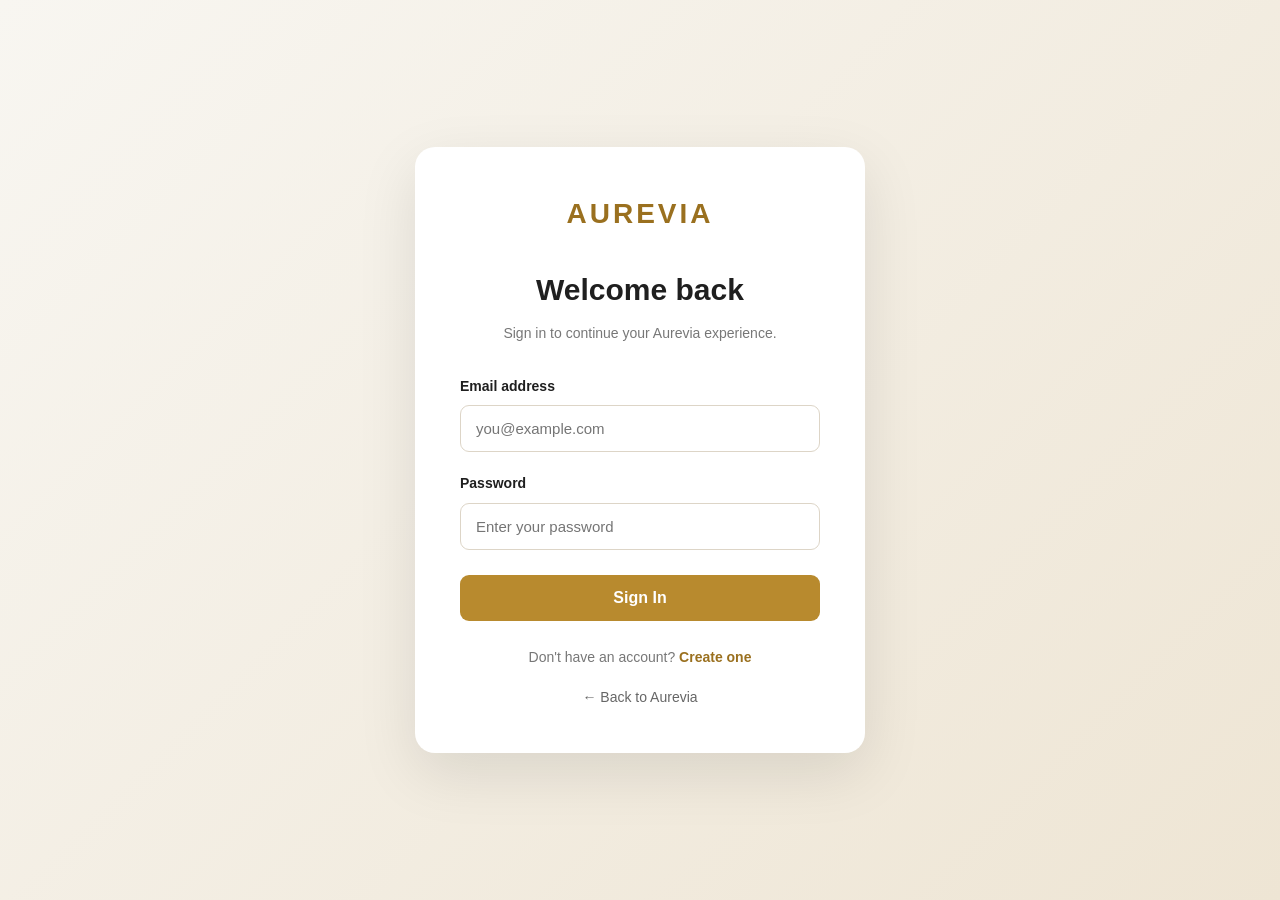
<file: src/main/resources/static/orders.html>
<!DOCTYPE html>
<html lang="en">

<head>
    <meta charset="UTF-8">
    <meta name="viewport" content="width=device-width, initial-scale=1.0">

    <title>My Orders | Aurevia</title>

    <link rel="stylesheet" href="style.css">

    <style>
        .navbar {
            background: white;
            border-bottom: 1px solid #eee8dc;
        }

        .nav-inner {
            min-height: 76px;
            display: flex;
            align-items: center;
            justify-content: space-between;
        }

        .logo {
            font-size: 27px;
            font-weight: 800;
            letter-spacing: 2px;
            color: #9a701f;
        }

        .nav-actions {
            display: flex;
            gap: 10px;
        }

        .orders-page {
            padding: 55px 0 80px;
        }

        .orders-heading {
            margin-bottom: 35px;
        }

        .orders-heading h1 {
            font-size: 42px;
            margin-bottom: 5px;
        }

        .orders-heading p {
            color: #777;
        }

        .orders-list {
            display: flex;
            flex-direction: column;
            gap: 18px;
        }

        .order-card {
            background: white;
            border: 1px solid #eee8dc;
            border-radius: 14px;
            padding: 24px;
        }

        .order-top {
            display: flex;
            justify-content: space-between;
            align-items: center;
            gap: 20px;
            padding-bottom: 18px;
            border-bottom: 1px solid #eee8dc;
        }

        .order-number {
            font-size: 18px;
            font-weight: 800;
        }

        .order-date {
            color: #777;
            font-size: 13px;
            margin-top: 4px;
        }

        .status {
            padding: 7px 12px;
            border-radius: 20px;
            background: #edf9f0;
            color: #18743a;
            font-size: 12px;
            font-weight: 700;
        }

        .order-bottom {
            display: flex;
            justify-content: space-between;
            align-items: center;
            padding-top: 18px;
        }

        .order-total-label {
            color: #777;
            font-size: 13px;
        }

        .order-total {
            font-size: 22px;
            font-weight: 800;
            color: #9a701f;
        }

        .order-actions {
            display: flex;
            gap: 10px;
            flex-wrap: wrap;
        }

        .view-order-btn {
            padding: 10px 17px;
            border: 1px solid #b88a2e;
            border-radius: 7px;
            background: transparent;
            color: #8f681e;
            font-weight: 700;
            cursor: pointer;
        }

        .view-order-btn:hover {
            background: #b88a2e;
            color: white;
        }

        .cancel-btn {
            padding: 10px 17px;
            border: 1px solid #b94a48;
            border-radius: 7px;
            background: transparent;
            color: #b94a48;
            font-weight: 700;
            cursor: pointer;
        }

        .cancel-btn:hover {
            background: #b94a48;
            color: white;
        }

        .cancel-btn:disabled {
            opacity: 0.6;
            cursor: not-allowed;
            background: #f5f5f5;
            color: #777;
            border-color: #ccc;
        }

        .empty-orders {
            background: white;
            border: 1px solid #eee8dc;
            border-radius: 16px;
            text-align: center;
            padding: 80px 20px;
        }

        .empty-orders h2 {
            margin-bottom: 10px;
        }

        .empty-orders p {
            color: #777;
            margin-bottom: 25px;
        }

        .state-message {
            text-align: center;
            padding: 70px 20px;
            color: #777;
        }

        @media (max-width: 600px) {

            .orders-heading h1 {
                font-size: 34px;
            }

            .order-top {
                align-items: flex-start;
                flex-direction: column;
            }

            .order-bottom {
                align-items: flex-start;
                flex-direction: column;
                gap: 18px;
            }

            .order-actions {
                width: 100%;
                flex-direction: column;
            }

            .view-order-btn,
            .cancel-btn {
                width: 100%;
            }
        }
    </style>
</head>

<body>

    <!-- NAVIGATION -->
    <nav class="navbar">

        <div class="container nav-inner">

            <a href="index.html" class="logo">
                AUREVIA
            </a>

            <div class="nav-actions">

                <a href="shop.html" class="btn btn-outline">
                    Shop
                </a>

                <a href="cart.html" class="btn btn-primary">
                    Cart
                </a>

            </div>

        </div>

    </nav>


    <!-- ORDERS -->
    <main class="orders-page">

        <div class="container">

            <div class="orders-heading">

                <h1>
                    My Orders
                </h1>

                <p>
                    Keep track of your Aurevia purchases.
                </p>

            </div>


            <div
                id="ordersContainer"
                class="orders-list">

                <div class="state-message">
                    Loading your orders...
                </div>

            </div>

        </div>

    </main>


    <script src="app.js"></script>

    <script>

        const ordersContainer =
            document.getElementById("ordersContainer");


        function formatPrice(price) {

            return new Intl.NumberFormat(
                "en-IN",
                {
                    style: "currency",
                    currency: "INR",
                    maximumFractionDigits: 2
                }
            ).format(price);

        }


        function formatDate(dateString) {

            const date =
                new Date(dateString);

            return date.toLocaleDateString(
                "en-IN",
                {
                    day: "2-digit",
                    month: "short",
                    year: "numeric"
                }
            );

        }


        async function loadOrders() {

            if (!getToken()) {

                window.location.href =
                    "login.html";

                return;
            }


            try {

                const orders =
                    await apiRequest("/orders");

                displayOrders(orders);

            } catch (error) {

                console.error(
                    "Orders loading error:",
                    error
                );

                ordersContainer.innerHTML = `
                    <div class="state-message">
                        Unable to load your orders.
                    </div>
                `;

            }

        }


        function displayOrders(orders) {

            if (!orders || orders.length === 0) {

                ordersContainer.innerHTML = `
                    <div class="empty-orders">

                        <h2>
                            No orders yet
                        </h2>

                        <p>
                            Your Aurevia journey starts
                            with your first purchase.
                        </p>

                        <a
                            href="shop.html"
                            class="btn btn-primary">

                            Explore Products

                        </a>

                    </div>
                `;

                return;
            }


            ordersContainer.innerHTML =

                orders.map(function(order) {

                    return `

                        <div class="order-card">

                            <div class="order-top">

                                <div>

                                    <div class="order-number">

                                        Order #${order.id}

                                    </div>

                                    <div class="order-date">

                                        Placed on
                                        ${formatDate(order.createdAt)}

                                    </div>

                                </div>


                                <div class="status">

                                    ${order.status}

                                </div>

                            </div>


                            <div class="order-bottom">

                                <div>

                                    <div class="order-total-label">

                                        Order Total

                                    </div>

                                    <div class="order-total">

                                        ${formatPrice(order.totalAmount)}

                                    </div>

                                </div>


                                <div class="order-actions">

                                    <button
                                        class="view-order-btn"
                                        onclick="viewOrder(${order.id})">

                                        View Order

                                    </button>


                                    ${
                                        order.status === "PLACED"

                                        ? `

                                            <button
                                                class="cancel-btn"
                                                onclick="cancelOrder(${order.id})">

                                                Cancel Order

                                            </button>

                                        `

                                        : ""

                                    }

                                </div>

                            </div>

                        </div>

                    `;

                }).join("");

        }


        function viewOrder(orderId) {

            window.location.href =
                "order-details.html?id=" +
                orderId;

        }


        async function cancelOrder(orderId) {

            const confirmed = confirm(
                "Are you sure you want to cancel this order?"
            );


            if (!confirmed) {

                return;

            }


            try {

                await apiRequest(
                    `/orders/${orderId}/cancel`,
                    {
                        method: "PUT"
                    }
                );


                alert(
                    "Order cancelled successfully!"
                );


                await loadOrders();

            } catch (error) {

                alert(
                    "Unable to cancel order: " +
                    error.message
                );

            }

        }


        loadOrders();

    </script>

</body>

</html>
</file>
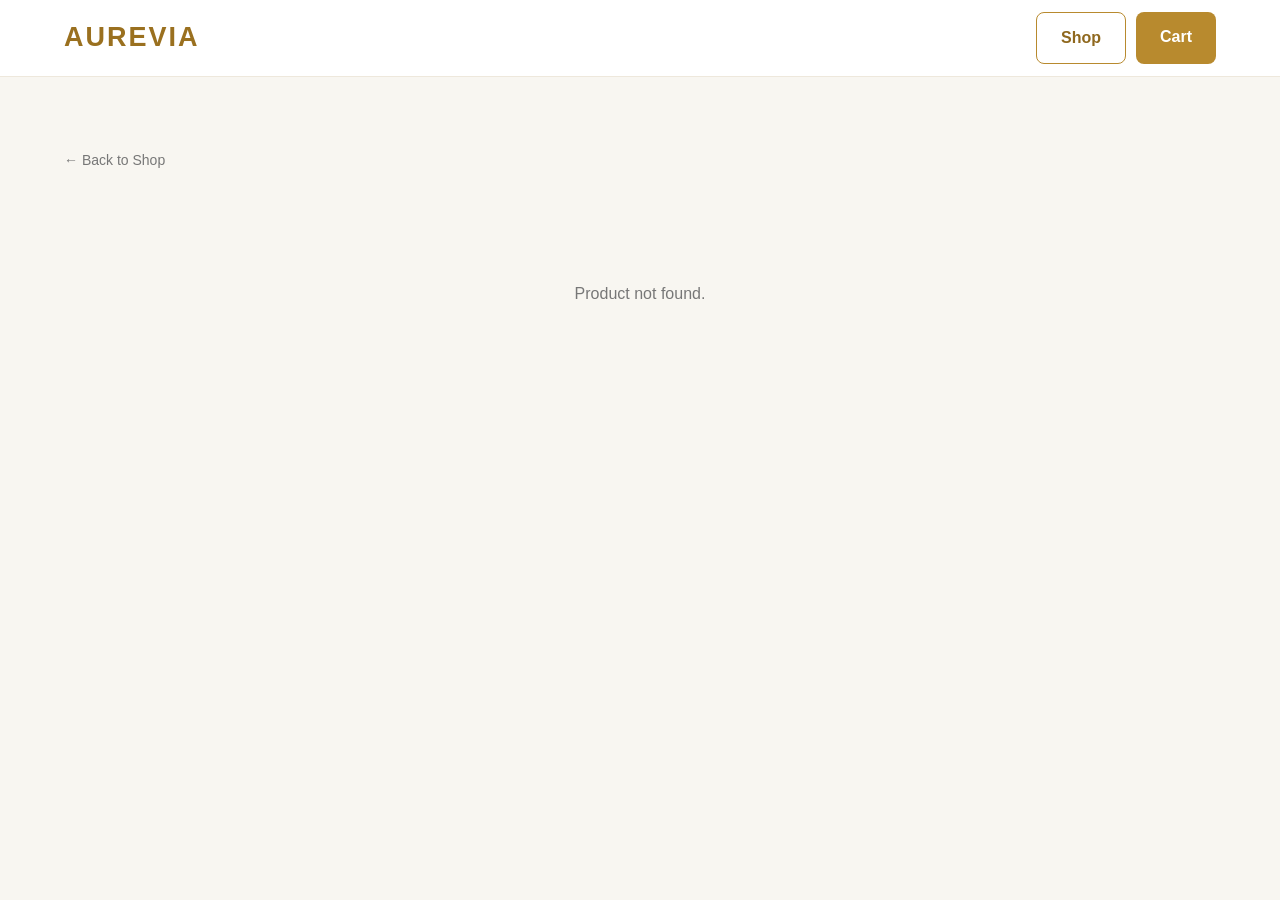
<file: src/main/resources/static/product.html>
<!DOCTYPE html>
<html lang="en">
<head>
    <meta charset="UTF-8">
    <meta name="viewport" content="width=device-width, initial-scale=1.0">

    <title>Product | Aurevia</title>

    <link rel="stylesheet" href="style.css">

    <style>
        .navbar {
            background: white;
            border-bottom: 1px solid #eee8dc;
        }

        .nav-inner {
            min-height: 76px;
            display: flex;
            align-items: center;
            justify-content: space-between;
        }

        .logo {
            font-size: 27px;
            font-weight: 800;
            letter-spacing: 2px;
            color: #9a701f;
        }

        .nav-actions {
            display: flex;
            gap: 10px;
        }

        .product-page {
            padding: 70px 0;
            min-height: 75vh;
        }

        .product-detail {
            display: grid;
            grid-template-columns: 1fr 1fr;
            gap: 60px;
            align-items: center;
        }

        .product-large-image {
            height: 520px;
            border-radius: 20px;
            overflow: hidden;
            background: #eee9df;
        }

        .product-large-image img {
            width: 100%;
            height: 100%;
            object-fit: cover;
        }

        .detail-category {
            color: #a27625;
            font-size: 13px;
            font-weight: 700;
            letter-spacing: 2px;
            text-transform: uppercase;
            margin-bottom: 12px;
        }

        .detail-content h1 {
            font-size: 46px;
            line-height: 1.1;
            margin-bottom: 18px;
        }

        .detail-price {
            font-size: 30px;
            font-weight: 800;
            color: #9a701f;
            margin-bottom: 22px;
        }

        .detail-description {
            color: #666;
            font-size: 16px;
            line-height: 1.8;
            margin-bottom: 25px;
        }

        .stock-info {
            padding: 12px 15px;
            background: #f8f6f1;
            border-radius: 8px;
            margin-bottom: 25px;
            font-size: 14px;
        }

        .purchase-row {
            display: flex;
            gap: 12px;
            align-items: center;
            margin-bottom: 18px;
        }

        .quantity-input {
            width: 90px;
            padding: 13px;
            border: 1px solid #ddd5c7;
            border-radius: 8px;
            font-size: 15px;
            text-align: center;
        }

        .add-cart-btn {
            flex: 1;
            padding: 14px 20px;
            border: none;
            border-radius: 8px;
            background: #b88a2e;
            color: white;
            font-size: 15px;
            font-weight: 700;
        }

        .add-cart-btn:hover {
            background: #8f681e;
        }

        .add-cart-btn:disabled {
            opacity: 0.6;
            cursor: not-allowed;
        }

        .message {
            padding: 12px;
            border-radius: 8px;
            display: none;
            font-size: 14px;
        }

        .message.success {
            display: block;
            background: #edf9f0;
            color: #18743a;
        }

        .message.error {
            display: block;
            background: #fff0f0;
            color: #b42318;
        }

        .back-link {
            display: inline-block;
            margin-bottom: 30px;
            color: #777;
            font-size: 14px;
        }

        .back-link:hover {
            color: #9a701f;
        }

        @media (max-width: 800px) {

            .product-detail {
                grid-template-columns: 1fr;
                gap: 35px;
            }

            .product-large-image {
                height: 400px;
            }

            .detail-content h1 {
                font-size: 36px;
            }
        }

        @media (max-width: 500px) {

            .product-large-image {
                height: 320px;
            }

            .purchase-row {
                flex-direction: column;
                align-items: stretch;
            }

            .quantity-input {
                width: 100%;
            }
        }
    </style>
</head>

<body>

    <!-- NAVIGATION -->
    <nav class="navbar">

        <div class="container nav-inner">

            <a href="index.html" class="logo">
                AUREVIA
            </a>

            <div class="nav-actions">

                <a href="shop.html" class="btn btn-outline">
                    Shop
                </a>

                <a href="cart.html" class="btn btn-primary">
                    Cart
                </a>

            </div>

        </div>

    </nav>


    <!-- PRODUCT -->
    <main class="product-page">

        <div class="container">

            <a href="shop.html" class="back-link">
                ← Back to Shop
            </a>

            <div
                id="productContainer"
                class="product-detail">

                <div>
                    Loading product...
                </div>

            </div>

        </div>

    </main>


    <script src="app.js"></script>

    <script>

        const productContainer =
            document.getElementById("productContainer");


        const params =
            new URLSearchParams(
                window.location.search
            );


        const productId =
            params.get("id");


        function formatPrice(price) {

            return new Intl.NumberFormat(
                "en-IN",
                {
                    style: "currency",
                    currency: "INR",
                    maximumFractionDigits: 2
                }
            ).format(price);
        }


        function showPageMessage(message) {

            productContainer.innerHTML = `
                <div style="
                    grid-column: 1 / -1;
                    text-align: center;
                    padding: 80px 20px;
                    color: #777;
                ">
                    ${message}
                </div>
            `;
        }


        async function loadProduct() {

            if (!productId) {

                showPageMessage(
                    "Product not found."
                );

                return;
            }


            try {

                const product =
                    await apiRequest(
                        "/products/" + productId
                    );


                const image =
                    product.imageUrl ||
                    "https://images.unsplash.com/photo-1523275335684-37898b6baf30";


                productContainer.innerHTML = `

                    <div class="product-large-image">

                        <img
                            src="${image}"
                            alt="${product.name}"
                        >

                    </div>


                    <div class="detail-content">

                        <div class="detail-category">
                            ${product.category}
                        </div>

                        <h1>
                            ${product.name}
                        </h1>

                        <div class="detail-price">
                            ${formatPrice(product.price)}
                        </div>

                        <p class="detail-description">
                            ${product.description}
                        </p>

                        <div class="stock-info">

                            ${
                                product.stock > 0
                                ? `${product.stock} items available`
                                : "Currently out of stock"
                            }

                        </div>


                        ${
                            product.stock > 0
                            ? `

                                <div class="purchase-row">

                                    <input
                                        type="number"
                                        id="quantity"
                                        class="quantity-input"
                                        value="1"
                                        min="1"
                                        max="${product.stock}"
                                    >

                                    <button
                                        id="addCartButton"
                                        class="add-cart-btn">
                                        Add to Cart
                                    </button>

                                </div>

                                <div
                                    id="message"
                                    class="message">
                                </div>

                              `
                            : `
                                <button
                                    class="add-cart-btn"
                                    disabled>
                                    Out of Stock
                                </button>
                              `
                        }

                    </div>
                `;


                const addButton =
                    document.getElementById(
                        "addCartButton"
                    );


                if (addButton) {

                    addButton.addEventListener(
                        "click",
                        addToCart
                    );
                }


            } catch (error) {

                showPageMessage(
                    "Unable to load this product."
                );
            }
        }


        async function addToCart() {

            const token = getToken();


            if (!token) {

                window.location.href =
                    "login.html";

                return;
            }


            const quantity =
                parseInt(
                    document.getElementById(
                        "quantity"
                    ).value
                );


            const button =
                document.getElementById(
                    "addCartButton"
                );


            const message =
                document.getElementById(
                    "message"
                );


            button.disabled = true;

            button.textContent =
                "Adding...";


            try {

                await apiRequest(
                    `/cart/add?productId=${productId}&quantity=${quantity}`,
                    {
                        method: "POST"
                    }
                );


                message.textContent =
                    "Product added to your cart.";

                message.className =
                    "message success";


                button.textContent =
                    "Added to Cart ✓";


            } catch (error) {

                message.textContent =
                    error.message;

                message.className =
                    "message error";


                button.disabled = false;

                button.textContent =
                    "Add to Cart";
            }
        }


        loadProduct();

    </script>

</body>
</html>
</file>
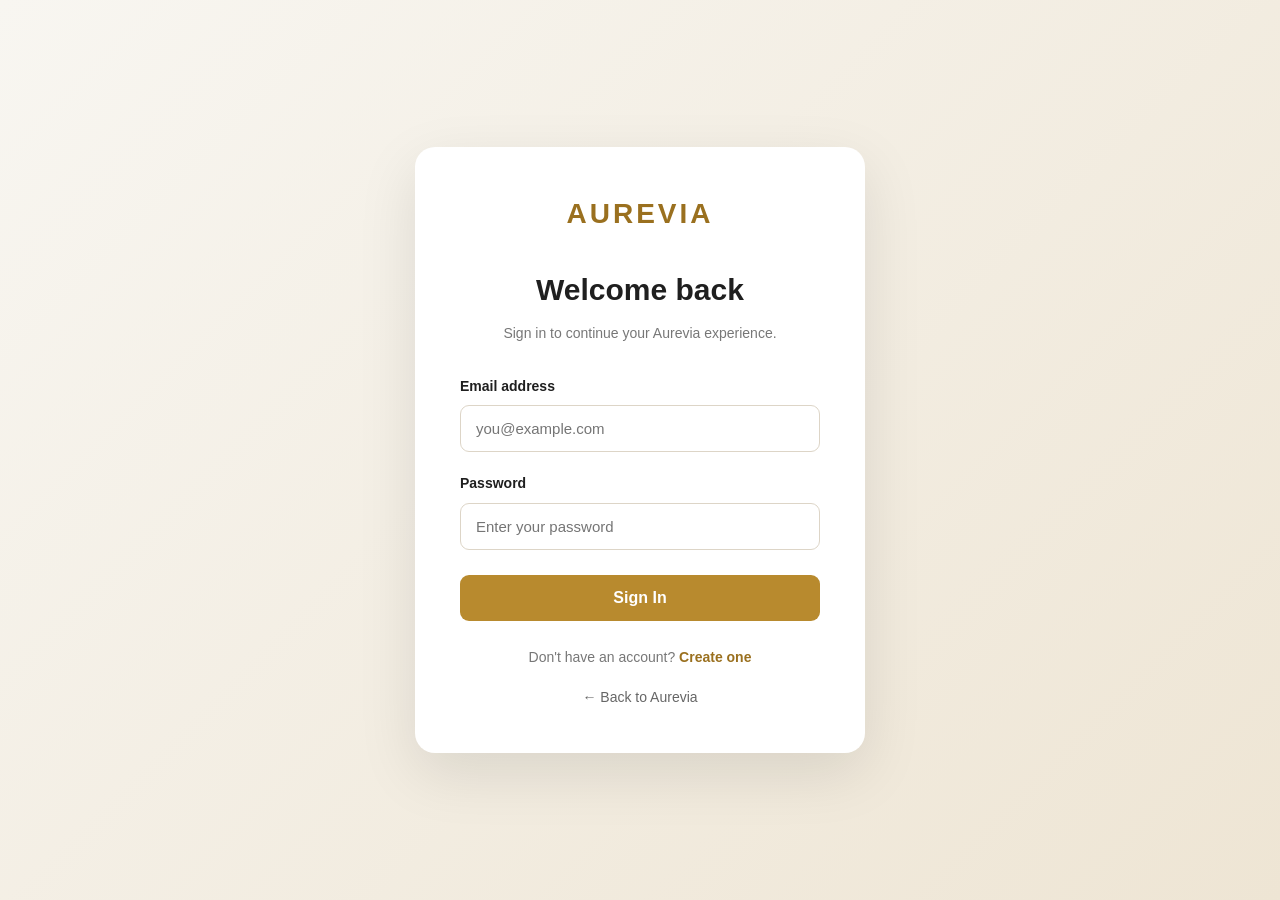
<file: src/main/resources/static/profile.html>
<!DOCTYPE html>
<html lang="en">

<head>
    <meta charset="UTF-8">
    <meta name="viewport" content="width=device-width, initial-scale=1.0">

    <title>Profile | Aurevia</title>

    <link rel="stylesheet" href="style.css">

    <style>

        .navbar {
            background: white;
            border-bottom: 1px solid #eee8dc;
        }

        .nav-inner {
            min-height: 76px;
            display: flex;
            align-items: center;
            justify-content: space-between;
        }

        .logo {
            font-size: 27px;
            font-weight: 800;
            letter-spacing: 2px;
            color: #9a701f;
        }

        .nav-actions {
            display: flex;
            gap: 10px;
        }

        .profile-page {
            padding: 60px 0 90px;
        }

        .profile-header {
            background: #1f1f1f;
            color: white;
            border-radius: 18px;
            padding: 40px;
            display: flex;
            align-items: center;
            gap: 25px;
            margin-bottom: 25px;
        }

        .profile-avatar {
            width: 90px;
            height: 90px;
            border-radius: 50%;
            background: #c99a3d;
            color: white;
            display: flex;
            align-items: center;
            justify-content: center;
            font-size: 34px;
            font-weight: 800;
        }

        .profile-header h1 {
            font-size: 32px;
            margin-bottom: 5px;
        }

        .profile-header p {
            color: #c9c9c9;
        }

        .profile-grid {
            display: grid;
            grid-template-columns: 1fr 1fr;
            gap: 20px;
        }

        .profile-card {
            background: white;
            border: 1px solid #eee8dc;
            border-radius: 15px;
            padding: 25px;
        }

        .profile-card h2 {
            font-size: 19px;
            margin-bottom: 20px;
        }

        .profile-row {
            display: flex;
            justify-content: space-between;
            gap: 20px;
            padding: 14px 0;
            border-bottom: 1px solid #eee8dc;
        }

        .profile-row:last-child {
            border-bottom: none;
        }

        .profile-label {
            color: #777;
            font-size: 13px;
        }

        .profile-value {
            font-weight: 600;
            text-align: right;
        }

        .role-badge {
            display: inline-block;
            padding: 5px 10px;
            border-radius: 15px;
            background: #f5ead0;
            color: #8f681e;
            font-size: 11px;
            font-weight: 800;
        }

        .quick-links {
            display: grid;
            gap: 12px;
        }

        .quick-link {
            display: flex;
            justify-content: space-between;
            align-items: center;
            padding: 15px;
            border: 1px solid #eee8dc;
            border-radius: 9px;
            transition: 0.25s ease;
        }

        .quick-link:hover {
            border-color: #b88a2e;
            transform: translateX(3px);
        }

        .quick-link span:last-child {
            color: #b88a2e;
            font-weight: 700;
        }

        .logout-section {
            margin-top: 20px;
            text-align: center;
        }

        .logout-button {
            padding: 12px 30px;
            border: 1px solid #b42318;
            border-radius: 8px;
            background: transparent;
            color: #b42318;
            font-weight: 700;
        }

        .logout-button:hover {
            background: #b42318;
            color: white;
        }

        @media (max-width: 700px) {

            .profile-grid {
                grid-template-columns: 1fr;
            }

            .profile-header {
                padding: 30px;
            }

            .profile-avatar {
                width: 70px;
                height: 70px;
                font-size: 27px;
            }

            .profile-header h1 {
                font-size: 25px;
            }

            .nav-actions .btn-outline {
                display: none;
            }
        }

    </style>

</head>

<body>

    <!-- NAVIGATION -->

    <nav class="navbar">

        <div class="container nav-inner">

            <a href="index.html" class="logo">
                AUREVIA
            </a>

            <div class="nav-actions">

                <a
                    href="shop.html"
                    class="btn btn-outline">
                    Shop
                </a>

                <a
                    href="cart.html"
                    class="btn btn-primary">
                    Cart
                </a>

            </div>

        </div>

    </nav>


    <!-- PROFILE -->

    <main class="profile-page">

        <div class="container">

            <section class="profile-header">

                <div
                    id="profileAvatar"
                    class="profile-avatar">
                    A
                </div>

                <div>

                    <h1 id="profileName">
                        Loading...
                    </h1>

                    <p id="profileEmail">
                        Loading...
                    </p>

                </div>

            </section>


            <div class="profile-grid">


                <!-- ACCOUNT INFORMATION -->

                <section class="profile-card">

                    <h2>
                        Account Information
                    </h2>


                    <div class="profile-row">

                        <span class="profile-label">
                            Full Name
                        </span>

                        <span
                            id="nameValue"
                            class="profile-value">
                            -
                        </span>

                    </div>


                    <div class="profile-row">

                        <span class="profile-label">
                            Email
                        </span>

                        <span
                            id="emailValue"
                            class="profile-value">
                            -
                        </span>

                    </div>


                    <div class="profile-row">

                        <span class="profile-label">
                            Account Type
                        </span>

                        <span
                            id="roleValue"
                            class="profile-value">
                            -
                        </span>

                    </div>

                </section>


                <!-- QUICK LINKS -->

                <section class="profile-card">

                    <h2>
                        Quick Access
                    </h2>


                    <div class="quick-links">

                        <a
                            href="orders.html"
                            class="quick-link">

                            <span>
                                My Orders
                            </span>

                            <span>
                                →
                            </span>

                        </a>


                        <a
                            href="cart.html"
                            class="quick-link">

                            <span>
                                Shopping Cart
                            </span>

                            <span>
                                →
                            </span>

                        </a>


                        <a
                            href="shop.html"
                            class="quick-link">

                            <span>
                                Explore Products
                            </span>

                            <span>
                                →
                            </span>

                        </a>

                    </div>

                </section>

            </div>


            <div class="logout-section">

                <button
                    onclick="handleLogout()"
                    class="logout-button">

                    Logout from Aurevia

                </button>

            </div>

        </div>

    </main>


    <script src="app.js"></script>

    <script>

        function loadProfile() {

            const token = getToken();

            const user = getCurrentUser();


            if (!token || !user) {

                window.location.href =
                    "login.html";

                return;
            }


            document.getElementById(
                "profileName"
            ).textContent =
                user.name || "Aurevia Customer";


            document.getElementById(
                "profileEmail"
            ).textContent =
                user.email || "";


            document.getElementById(
                "nameValue"
            ).textContent =
                user.name || "-";


            document.getElementById(
                "emailValue"
            ).textContent =
                user.email || "-";


            document.getElementById(
                "roleValue"
            ).innerHTML = `

                <span class="role-badge">
                    ${user.role || "USER"}
                </span>

            `;


            const firstLetter =
                (user.name || "A")
                    .charAt(0)
                    .toUpperCase();


            document.getElementById(
                "profileAvatar"
            ).textContent =
                firstLetter;
        }


        function handleLogout() {

            const confirmed =
                confirm(
                    "Are you sure you want to logout?"
                );


            if (confirmed) {

                logout();

            }

        }


        loadProfile();

    </script>

</body>

</html>
</file>
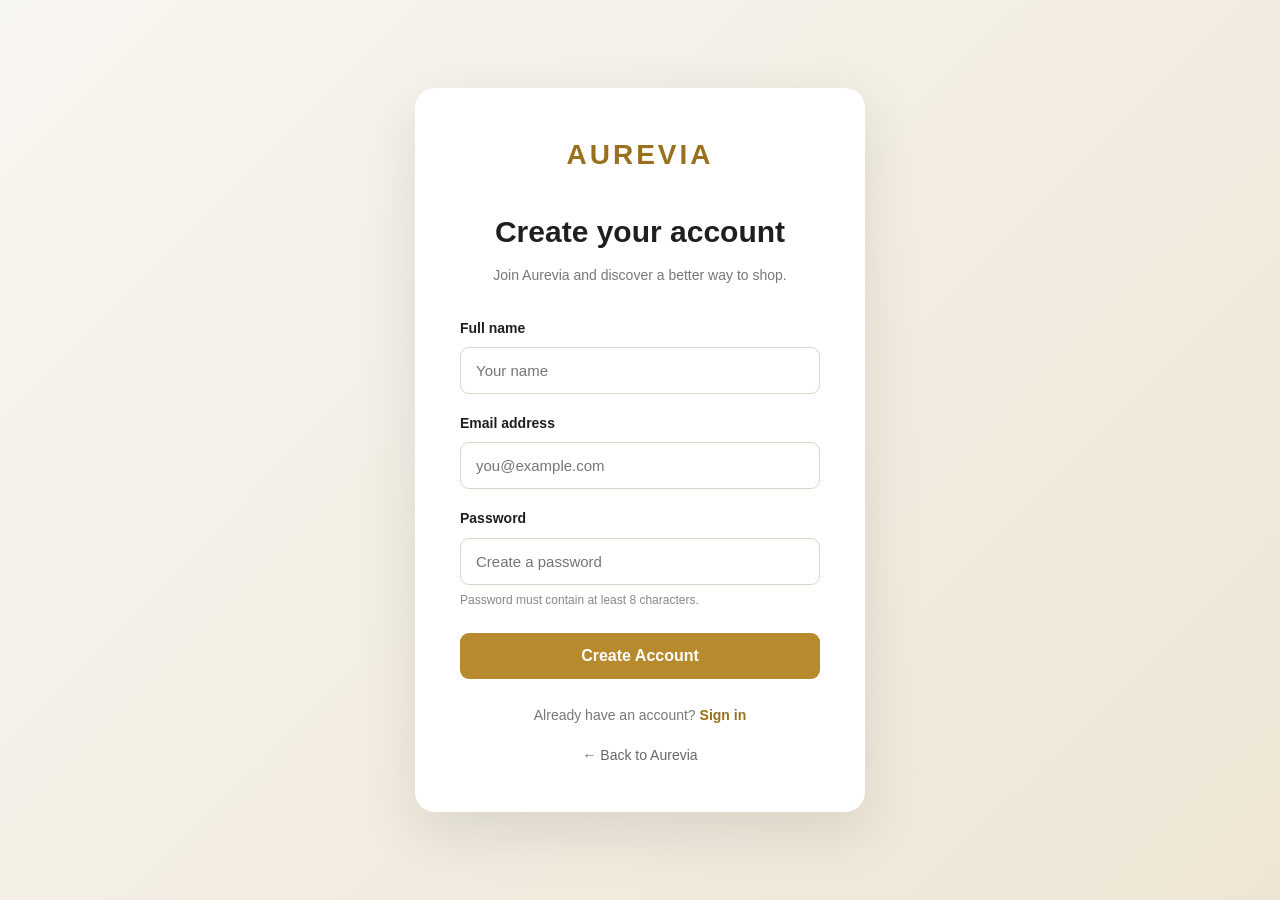
<file: src/main/resources/static/register.html>
<!DOCTYPE html>
<html lang="en">
<head>
    <meta charset="UTF-8">
    <meta name="viewport" content="width=device-width, initial-scale=1.0">

    <title>Create Account | Aurevia</title>

    <link rel="stylesheet" href="style.css">

    <style>
        .auth-page {
            min-height: 100vh;
            display: flex;
            align-items: center;
            justify-content: center;
            padding: 30px 20px;
            background: linear-gradient(135deg, #f8f6f1, #eee5d4);
        }

        .auth-card {
            width: 100%;
            max-width: 450px;
            background: white;
            padding: 45px;
            border-radius: 20px;
            box-shadow: 0 20px 60px rgba(0, 0, 0, 0.10);
        }

        .auth-logo {
            text-align: center;
            font-size: 28px;
            font-weight: 800;
            letter-spacing: 3px;
            color: #9a701f;
            margin-bottom: 30px;
        }

        .auth-card h1 {
            text-align: center;
            font-size: 30px;
            margin-bottom: 8px;
        }

        .auth-subtitle {
            text-align: center;
            color: #777;
            font-size: 14px;
            margin-bottom: 30px;
        }

        .form-group {
            margin-bottom: 18px;
        }

        .form-group label {
            display: block;
            margin-bottom: 8px;
            font-size: 14px;
            font-weight: 600;
        }

        .form-group input {
            width: 100%;
            padding: 14px 15px;
            border: 1px solid #ddd5c7;
            border-radius: 9px;
            font-size: 15px;
            outline: none;
        }

        .form-group input:focus {
            border-color: #b88a2e;
            box-shadow: 0 0 0 3px rgba(184, 138, 46, 0.12);
        }

        .register-btn {
            width: 100%;
            padding: 14px;
            border: none;
            border-radius: 9px;
            background: #b88a2e;
            color: white;
            font-size: 16px;
            font-weight: 700;
            margin-top: 5px;
        }

        .register-btn:hover {
            background: #8f681e;
        }

        .register-btn:disabled {
            opacity: 0.6;
            cursor: not-allowed;
        }

        .auth-message {
            display: none;
            padding: 12px;
            border-radius: 8px;
            margin-bottom: 20px;
            font-size: 14px;
        }

        .auth-message.error {
            display: block;
            background: #fff0f0;
            color: #b42318;
        }

        .auth-message.success {
            display: block;
            background: #edf9f0;
            color: #18743a;
        }

        .auth-footer {
            text-align: center;
            margin-top: 25px;
            color: #777;
            font-size: 14px;
        }

        .auth-footer a {
            color: #9a701f;
            font-weight: 700;
        }

        .back-home {
            display: block;
            text-align: center;
            margin-top: 18px;
            font-size: 14px;
            color: #666;
        }

        .password-note {
            color: #888;
            font-size: 12px;
            margin-top: 6px;
        }

        @media (max-width: 500px) {
            .auth-card {
                padding: 30px 22px;
            }
        }
    </style>
</head>

<body>

    <main class="auth-page">

        <div class="auth-card">

            <div class="auth-logo">
                AUREVIA
            </div>

            <h1>Create your account</h1>

            <p class="auth-subtitle">
                Join Aurevia and discover a better way to shop.
            </p>

            <div id="message" class="auth-message"></div>

            <form id="registerForm">

                <div class="form-group">
                    <label for="name">Full name</label>

                    <input
                        type="text"
                        id="name"
                        placeholder="Your name"
                        required
                    >
                </div>

                <div class="form-group">
                    <label for="email">Email address</label>

                    <input
                        type="email"
                        id="email"
                        placeholder="you@example.com"
                        required
                    >
                </div>

                <div class="form-group">
                    <label for="password">Password</label>

                    <input
                        type="password"
                        id="password"
                        placeholder="Create a password"
                        minlength="8"
                        required
                    >

                    <div class="password-note">
                        Password must contain at least 8 characters.
                    </div>
                </div>

                <button
                    type="submit"
                    class="register-btn"
                    id="registerButton"
                >
                    Create Account
                </button>

            </form>

            <div class="auth-footer">
                Already have an account?
                <a href="login.html">Sign in</a>
            </div>

            <a href="index.html" class="back-home">
                ← Back to Aurevia
            </a>

        </div>

    </main>


    <script src="app.js"></script>

    <script>
        const registerForm =
            document.getElementById("registerForm");

        const registerButton =
            document.getElementById("registerButton");

        const message =
            document.getElementById("message");


        function showMessage(text, type) {

            message.textContent = text;

            message.className =
                "auth-message " + type;
        }


        registerForm.addEventListener(
            "submit",
            async function(event) {

                event.preventDefault();

                registerButton.disabled = true;

                registerButton.textContent =
                    "Creating account...";

                message.className =
                    "auth-message";


                const name =
                    document.getElementById("name")
                        .value.trim();

                const email =
                    document.getElementById("email")
                        .value.trim();

                const password =
                    document.getElementById("password")
                        .value;


                try {

                    await apiRequest(
                        "/auth/register",
                        {
                            method: "POST",

                            body: JSON.stringify({
                                name: name,
                                email: email,
                                password: password
                            })
                        }
                    );


                    showMessage(
                        "Account created successfully. Redirecting to sign in...",
                        "success"
                    );


                    setTimeout(function() {

                        window.location.href =
                            "login.html";

                    }, 1000);


                } catch (error) {

                    showMessage(
                        error.message,
                        "error"
                    );

                    registerButton.disabled =
                        false;

                    registerButton.textContent =
                        "Create Account";
                }
            }
        );
    </script>

</body>
</html>
</file>
<file: src/main/resources/static/style.css>
* {
    margin: 0;
    padding: 0;
    box-sizing: border-box;
}

html {
    scroll-behavior: smooth;
}

body {
    font-family: Arial, Helvetica, sans-serif;
    background: #f8f6f1;
    color: #1f1f1f;
    line-height: 1.6;
}

a {
    text-decoration: none;
    color: inherit;
}

button {
    font-family: inherit;
    cursor: pointer;
}

img {
    max-width: 100%;
    display: block;
}

.container {
    width: 90%;
    max-width: 1200px;
    margin: 0 auto;
}

.btn {
    display: inline-block;
    padding: 12px 24px;
    border: none;
    border-radius: 8px;
    font-weight: 600;
    transition: 0.3s ease;
}

.btn-primary {
    background: #b88a2e;
    color: white;
}

.btn-primary:hover {
    background: #8f681e;
    transform: translateY(-2px);
}

.btn-outline {
    border: 1px solid #b88a2e;
    color: #8f681e;
    background: transparent;
}

.btn-outline:hover {
    background: #b88a2e;
    color: white;
}

.text-center {
    text-align: center;
}

.hidden {
    display: none;
}

@media (max-width: 768px) {

    .container {
        width: 92%;
    }

    .btn {
        padding: 10px 18px;
    }
}

.cancel-btn {
    background: #fff;
    color: #b42318;
    border: 1px solid #b42318;
    padding: 9px 16px;
    border-radius: 8px;
    cursor: pointer;
    margin-left: 8px;
}

.cancel-btn:hover {
    background: #b42318;
    color: white;
}

.cancel-btn:disabled {
    opacity: 0.6;
    cursor: not-allowed;
}
</file>
